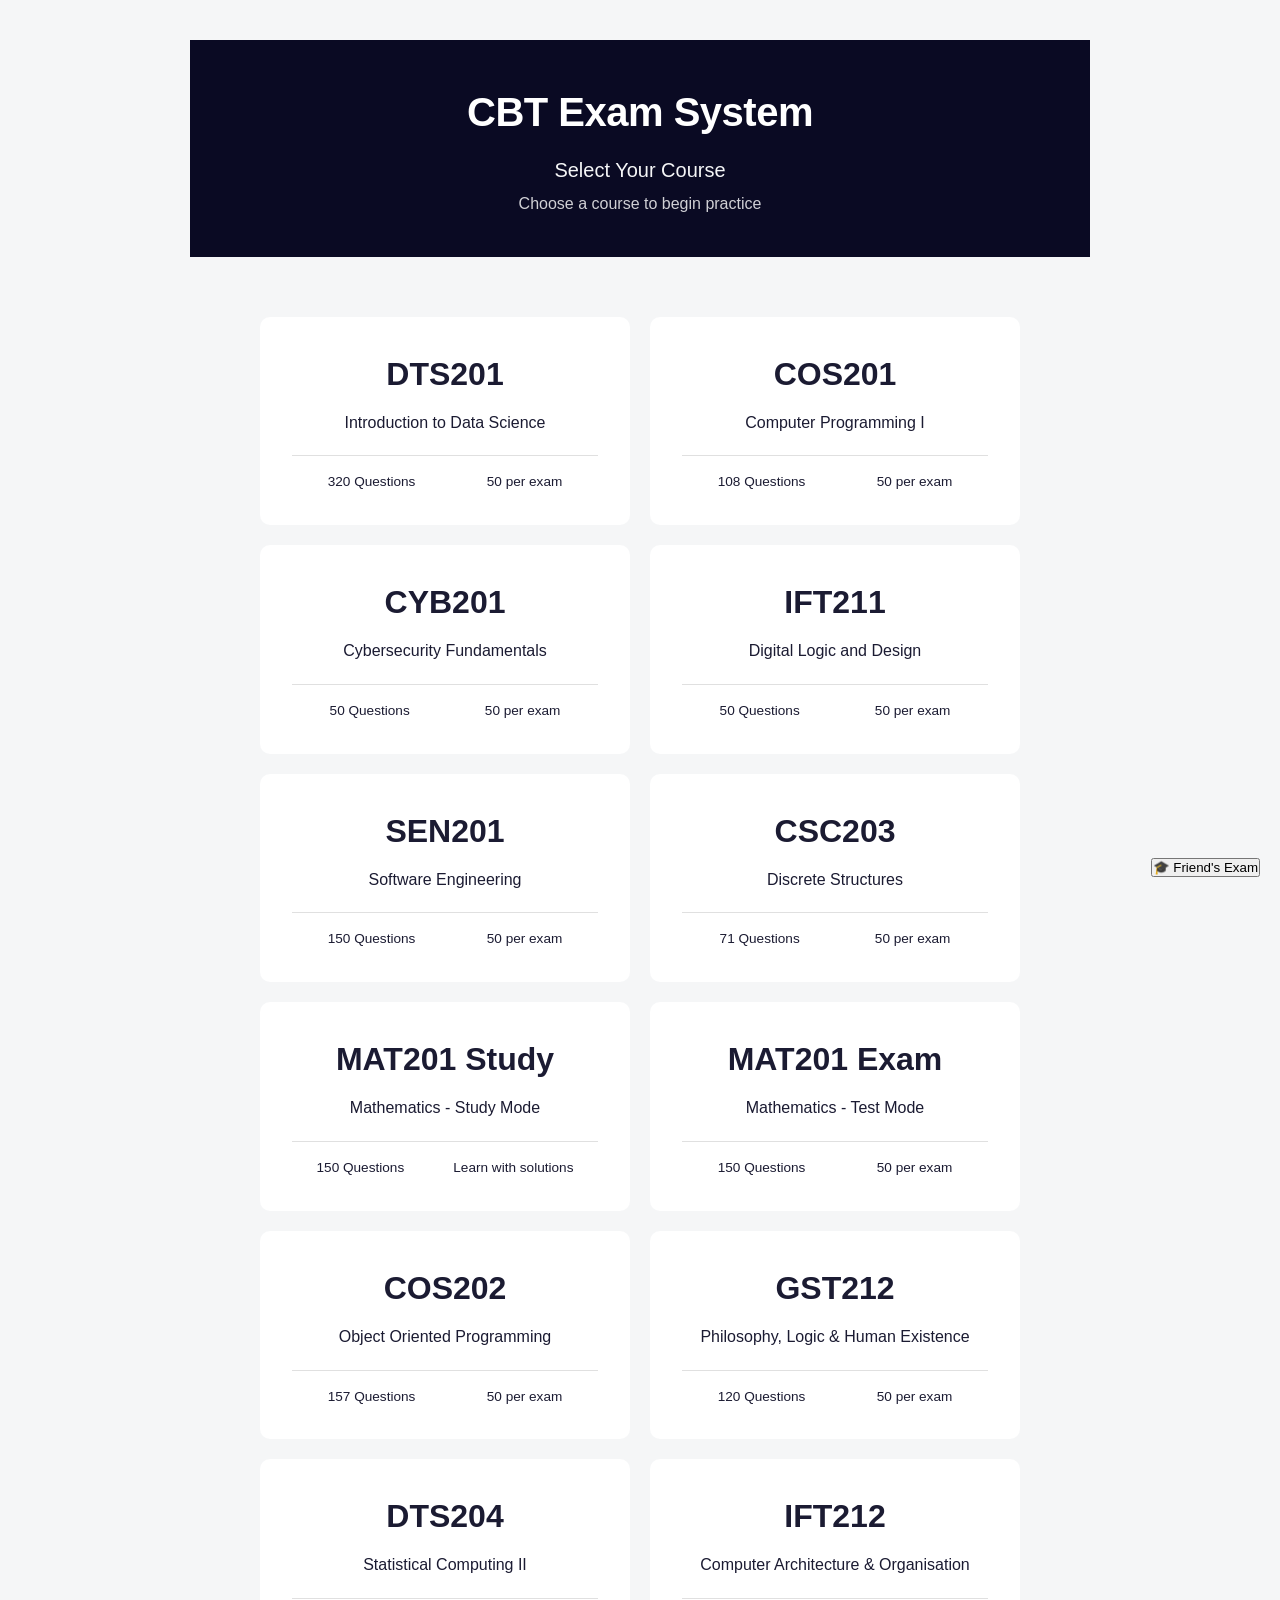
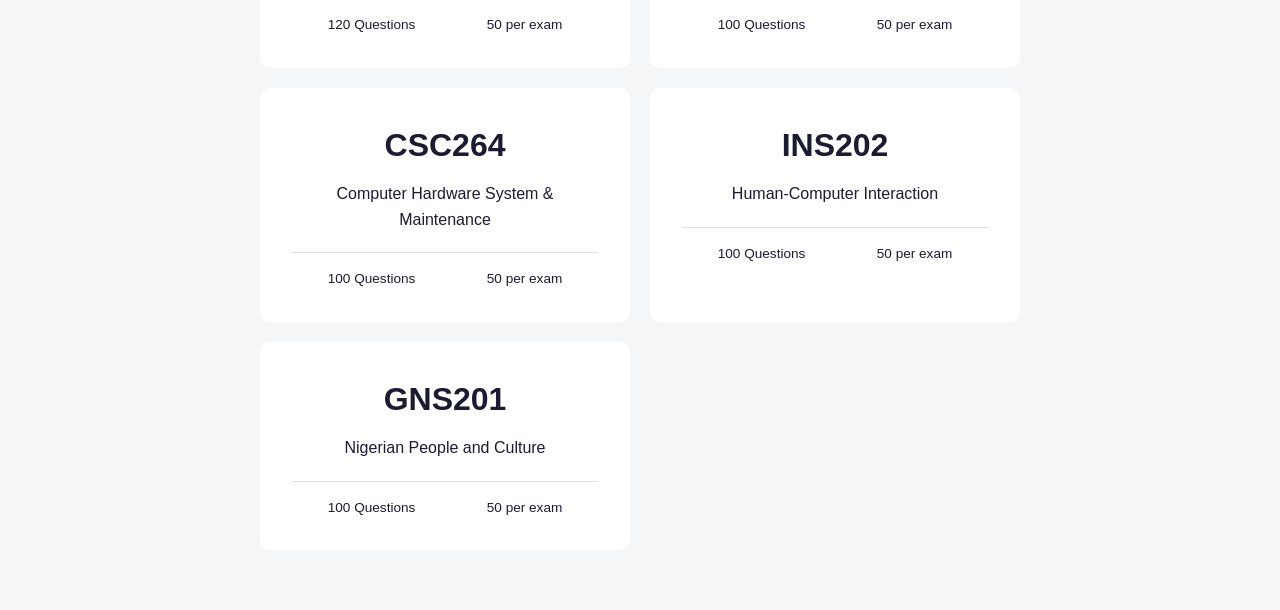
<file: index.html>
<!DOCTYPE html>
<html lang="en">
<head>
    <meta charset="UTF-8">
    <meta name="viewport" content="width=device-width, initial-scale=1.0">
    <title>CBT Exam System</title>
    <link rel="stylesheet" href="styles.css">
</head>
<body>

    <!-- ===================== PORTAL TOGGLE ===================== -->
    <div class="portal-switcher">
        <button id="portalToggleBtn" class="portal-toggle-btn" onclick="togglePortal()">
            <span class="toggle-icon">🎓</span>
            <span id="toggleLabel">Friend's Exam</span>
        </button>
    </div>

    <!-- ==================== MY EXAM (DEXAM) ==================== -->
    <div id="myExamPortal" class="portal active-portal">

        <!-- Course Selection -->
        <div id="courseSelectionScreen" class="screen active">
            <div class="container">
                <div class="header">
                    <h1>CBT Exam System</h1>
                    <p class="subtitle">Select Your Course</p>
                    <p class="course-info">Choose a course to begin practice</p>
                </div>
                <div class="course-grid">
                    <div class="course-card" data-course="DTS201">
                        <h2>DTS201</h2>
                        <p>Introduction to Data Science</p>
                        <div class="course-stats"><span>320 Questions</span><span>50 per exam</span></div>
                    </div>
                    <div class="course-card" data-course="COS201">
                        <h2>COS201</h2>
                        <p>Computer Programming I</p>
                        <div class="course-stats"><span>108 Questions</span><span>50 per exam</span></div>
                    </div>
                    <div class="course-card" data-course="CYB201">
                        <h2>CYB201</h2>
                        <p>Cybersecurity Fundamentals</p>
                        <div class="course-stats"><span>50 Questions</span><span>50 per exam</span></div>
                    </div>
                    <div class="course-card" data-course="IFT211">
                        <h2>IFT211</h2>
                        <p>Digital Logic and Design</p>
                        <div class="course-stats"><span>50 Questions</span><span>50 per exam</span></div>
                    </div>
                    <div class="course-card" data-course="SEN201">
                        <h2>SEN201</h2>
                        <p>Software Engineering</p>
                        <div class="course-stats"><span>150 Questions</span><span>50 per exam</span></div>
                    </div>
                    <div class="course-card" data-course="CSC203">
                        <h2>CSC203</h2>
                        <p>Discrete Structures</p>
                        <div class="course-stats"><span>71 Questions</span><span>50 per exam</span></div>
                    </div>
                    <div class="course-card" data-course="MAT201_STUDY">
                        <h2>MAT201 Study</h2>
                        <p>Mathematics - Study Mode</p>
                        <div class="course-stats"><span>150 Questions</span><span>Learn with solutions</span></div>
                    </div>
                    <div class="course-card" data-course="MAT201_EXAM">
                        <h2>MAT201 Exam</h2>
                        <p>Mathematics - Test Mode</p>
                        <div class="course-stats"><span>150 Questions</span><span>50 per exam</span></div>
                    </div>
                    <div class="course-card" data-course="COS202">
                        <h2>COS202</h2>
                        <p>Object Oriented Programming</p>
                        <div class="course-stats"><span>157 Questions</span><span>50 per exam</span></div>
                    </div>
                    <div class="course-card" data-course="GST212">
                        <h2>GST212</h2>
                        <p>Philosophy, Logic & Human Existence</p>
                        <div class="course-stats"><span>120 Questions</span><span>50 per exam</span></div>
                    </div>
                    <div class="course-card" data-course="DTS204">
                        <h2>DTS204</h2>
                        <p>Statistical Computing II</p>
                        <div class="course-stats"><span>120 Questions</span><span>50 per exam</span></div>
                    </div>
                    <div class="course-card" data-course="IFT212">
                        <h2>IFT212</h2>
                        <p>Computer Architecture & Organisation</p>
                        <div class="course-stats"><span>100 Questions</span><span>50 per exam</span></div>
                    </div>
                    <div class="course-card" data-course="CSC264">
                        <h2>CSC264</h2>
                        <p>Computer Hardware System & Maintenance</p>
                        <div class="course-stats"><span>100 Questions</span><span>50 per exam</span></div>
                    </div>
                    <div class="course-card" data-course="ISN202">
                        <h2>INS202</h2>
                        <p>Human-Computer Interaction</p>
                        <div class="course-stats"><span>100 Questions</span><span>50 per exam</span></div>
                    </div>
                    <div class="course-card" data-course="GNS201">
                        <h2>GNS201</h2>
                        <p>Nigerian People and Culture</p>
                        <div class="course-stats"><span>100 Questions</span><span>50 per exam</span></div>
                    </div>
                </div>
            </div>
        </div>

        <!-- Topic Selection (MAT201 Study Mode) -->
        <div id="topicSelectionScreen" class="screen">
            <div class="container">
                <div class="header">
                    <h1>MAT201 Study Mode</h1>
                    <p class="subtitle">Select a Topic to Learn</p>
                    <p class="course-info">Choose a topic to see explanation and examples</p>
                </div>
                <div class="topics-grid" id="topicsGrid"></div>
                <button id="backToCourseBtn" class="btn btn-secondary" style="margin-top:20px;">← Back to Courses</button>
            </div>
        </div>

        <!-- Topic Explanation -->
        <div id="topicExplanationScreen" class="screen">
            <div class="container">
                <div class="card" style="max-width:900px;margin:0 auto;">
                    <div id="topicExplanationContent"></div>
                    <div class="navigation-buttons" style="margin-top:30px;">
                        <button id="backToTopicsBtn" class="btn btn-secondary">← Back to Topics</button>
                        <button id="startPracticeBtn" class="btn btn-primary">Start Practice Questions →</button>
                    </div>
                </div>
            </div>
        </div>

        <!-- Registration -->
        <div id="registrationScreen" class="screen">
            <div class="container">
                <div class="header">
                    <h1 id="courseTitle">Course</h1>
                    <p class="subtitle" id="courseSubtitle">Course Description</p>
                    <p class="course-info">Computer-Based Test</p>
                </div>
                <div class="card">
                    <h2>Student Registration</h2>
                    <form id="registrationForm">
                        <div class="form-group">
                            <label for="studentName">Full Name</label>
                            <input type="text" id="studentName" required placeholder="Enter your full name">
                        </div>
                        <div class="form-group">
                            <label for="matricNumber">Matric Number</label>
                            <input type="text" id="matricNumber" required placeholder="Enter your matric number">
                        </div>
                        <button type="submit" class="btn btn-primary">Start Exam</button>
                    </form>
                    <div class="exam-info">
                        <h3>Exam Information</h3>
                        <ul>
                            <li>50 Questions</li>
                            <li>25 Minutes</li>
                            <li>Multiple Choice</li>
                            <li>Random Selection</li>
                        </ul>
                    </div>
                </div>
            </div>
        </div>

        <!-- Exam -->
        <div id="examScreen" class="screen">
            <div class="exam-header">
                <div class="student-info">
                    <span id="displayName"></span>
                    <span id="displayMatric"></span>
                </div>
                <div class="timer-container">
                    <span class="timer-label">Time Left:</span>
                    <span id="timer" class="timer">25:00</span>
                </div>
            </div>
            <div class="container">
                <div class="progress-bar"><div id="progressFill" class="progress-fill"></div></div>
                <div class="question-counter">Question <span id="currentQuestion">1</span> of <span id="totalQuestions">50</span></div>
                <div class="card question-card">
                    <h3 id="questionText" class="question-text"></h3>
                    <div id="optionsContainer" class="options-container"></div>
                </div>
                <div class="navigation-buttons">
                    <button id="prevBtn" class="btn btn-secondary">← Previous</button>
                    <button id="nextBtn" class="btn btn-primary">Next →</button>
                    <button id="submitBtn" class="btn btn-success">Submit Exam</button>
                </div>
                <div class="question-grid" id="questionGrid"></div>
            </div>
        </div>

        <!-- Results -->
        <div id="resultsScreen" class="screen">
            <div class="container">
                <div class="card results-card">
                    <div class="results-header">
                        <h1>Exam Results</h1>
                        <div class="score-circle">
                            <div class="score-value" id="scorePercentage">0%</div>
                            <div class="score-label">Score</div>
                        </div>
                    </div>
                    <div class="student-details">
                        <p><strong>Name:</strong> <span id="resultName"></span></p>
                        <p><strong>Matric Number:</strong> <span id="resultMatric"></span></p>
                        <p><strong>Time Taken:</strong> <span id="timeTaken"></span></p>
                    </div>
                    <div class="results-summary">
                        <div class="result-item"><span class="result-label">Total Questions</span><span class="result-value" id="totalQuestionsResult">50</span></div>
                        <div class="result-item correct"><span class="result-label">Correct Answers</span><span class="result-value" id="correctAnswers">0</span></div>
                        <div class="result-item wrong"><span class="result-label">Wrong Answers</span><span class="result-value" id="wrongAnswers">0</span></div>
                        <div class="result-item"><span class="result-label">Grade</span><span class="result-value" id="grade">F</span></div>
                    </div>
                    <div class="topic-breakdown">
                        <h3>Performance by Topic</h3>
                        <div id="topicBreakdown"></div>
                    </div>
                    <div class="answer-review">
                        <h3>Answer Review</h3>
                        <div id="answerReview"></div>
                    </div>
                    <div class="action-buttons">
                        <button id="retakeBtn" class="btn btn-primary">Retake Exam</button>
                    </div>
                </div>
            </div>
        </div>

    </div><!-- end myExamPortal -->


    <!-- ==================== FRIEND'S EXAM PORTAL ==================== -->
    <div id="friendExamPortal" class="portal">

        <!-- Course Selection -->
        <div id="f_courseSelectionScreen" class="screen active">
            <div class="container">
                <div class="header">
                    <h1>CBT Exam System</h1>
                    <p class="subtitle">Select Your Course</p>
                    <p class="course-info">Choose a course to begin practice</p>
                </div>
                <div class="course-grid">
                    <div class="course-card f-card" data-course="CSS242">
                        <h2>CSS242</h2>
                        <p>Measurements &amp; Patterns of Crime and Delinquency</p>
                        <div class="course-stats"><span>100 Questions</span><span>50 per exam</span></div>
                    </div>
                    <div class="course-card f-card" data-course="CSS212">
                        <h2>CSS212</h2>
                        <p>The Sociology of Punishment and Corrections</p>
                        <div class="course-stats"><span>100 Questions</span><span>50 per exam</span></div>
                    </div>
                    <div class="course-card f-card" data-course="CSS244">
                        <h2>CSS244</h2>
                        <p>Types and Analysis of Security Threats</p>
                        <div class="course-stats"><span>100 Questions</span><span>50 per exam</span></div>
                    </div>
                    <div class="course-card f-card" data-course="CSS246">
                        <h2>CSS246</h2>
                        <p>Legal and Social Framework of Private Security Services in Nigeria</p>
                        <div class="course-stats"><span>100 Questions</span><span>50 per exam</span></div>
                    </div>
                    <div class="course-card f-card" data-course="CIT104">
                        <h2>CIT104</h2>
                        <p>Introduction to Computers</p>
                        <div class="course-stats"><span>100 Questions</span><span>50 per exam</span></div>
                    </div>
                    <div class="course-card f-card" data-course="GST202">
                        <h2>GST202</h2>
                        <p>Fundamentals of Peace Studies and Conflict Resolution</p>
                        <div class="course-stats"><span>100 Questions</span><span>50 per exam</span></div>
                    </div>
                    <div class="course-card f-card" data-course="GST203">
                        <h2>GST203</h2>
                        <p>Introduction to Philosophy and Logic</p>
                        <div class="course-stats"><span>100 Questions</span><span>50 per exam</span></div>
                    </div>
                    <div class="course-card f-card" data-course="GST204">
                        <h2>GST204</h2>
                        <p>Entrepreneurship and Innovation</p>
                        <div class="course-stats"><span>100 Questions</span><span>50 per exam</span></div>
                    </div>
                    <div class="course-card f-card" data-course="JIL100">
                        <h2>JIL100</h2>
                        <p>Introduction to Nigerian Law</p>
                        <div class="course-stats"><span>100 Questions</span><span>50 per exam</span></div>
                    </div>
                </div>
            </div>
        </div>

        <!-- Registration -->
        <div id="f_registrationScreen" class="screen">
            <div class="container">
                <div class="header">
                    <h1 id="f_courseTitle">Course</h1>
                    <p class="subtitle" id="f_courseSubtitle">Course Description</p>
                    <p class="course-info">Computer-Based Test</p>
                </div>
                <div class="card">
                    <h2>Student Registration</h2>
                    <form id="f_registrationForm">
                        <div class="form-group">
                            <label for="f_studentName">Full Name</label>
                            <input type="text" id="f_studentName" required placeholder="Enter your full name">
                        </div>
                        <div class="form-group">
                            <label for="f_matricNumber">Matric Number</label>
                            <input type="text" id="f_matricNumber" required placeholder="Enter your matric number">
                        </div>
                        <button type="submit" class="btn btn-primary">Start Exam</button>
                        <button type="button" id="f_backToCourseBtn" class="btn btn-secondary" style="margin-left:15px;">← Back</button>
                    </form>
                    <div class="exam-info">
                        <h3>Exam Information</h3>
                        <ul>
                            <li>50 Questions</li>
                            <li>25 Minutes</li>
                            <li>Multiple Choice</li>
                            <li>Random Selection</li>
                        </ul>
                    </div>
                </div>
            </div>
        </div>

        <!-- Exam -->
        <div id="f_examScreen" class="screen">
            <div class="exam-header">
                <div class="student-info">
                    <span id="f_displayName"></span>
                    <span id="f_displayMatric"></span>
                </div>
                <div class="timer-container">
                    <span class="timer-label">Time Left:</span>
                    <span id="f_timer" class="timer">25:00</span>
                </div>
            </div>
            <div class="container">
                <div class="progress-bar"><div id="f_progressFill" class="progress-fill"></div></div>
                <div class="question-counter">Question <span id="f_currentQuestion">1</span> of <span id="f_totalQuestions">50</span></div>
                <div class="card question-card">
                    <h3 id="f_questionText" class="question-text"></h3>
                    <div id="f_optionsContainer" class="options-container"></div>
                </div>
                <div class="navigation-buttons">
                    <button id="f_prevBtn" class="btn btn-secondary">← Previous</button>
                    <button id="f_nextBtn" class="btn btn-primary">Next →</button>
                    <button id="f_submitBtn" class="btn btn-success">Submit Exam</button>
                </div>
                <div class="question-grid" id="f_questionGrid"></div>
            </div>
        </div>

        <!-- Results -->
        <div id="f_resultsScreen" class="screen">
            <div class="container">
                <div class="card results-card">
                    <div class="results-header">
                        <h1>Exam Results</h1>
                        <div class="score-circle">
                            <div class="score-value" id="f_scorePercentage">0%</div>
                            <div class="score-label">Score</div>
                        </div>
                    </div>
                    <div class="student-details">
                        <p><strong>Name:</strong> <span id="f_resultName"></span></p>
                        <p><strong>Matric Number:</strong> <span id="f_resultMatric"></span></p>
                        <p><strong>Time Taken:</strong> <span id="f_timeTaken"></span></p>
                    </div>
                    <div class="results-summary">
                        <div class="result-item"><span class="result-label">Total Questions</span><span class="result-value" id="f_totalQuestionsResult">50</span></div>
                        <div class="result-item correct"><span class="result-label">Correct Answers</span><span class="result-value" id="f_correctAnswers">0</span></div>
                        <div class="result-item wrong"><span class="result-label">Wrong Answers</span><span class="result-value" id="f_wrongAnswers">0</span></div>
                        <div class="result-item"><span class="result-label">Grade</span><span class="result-value" id="f_grade">F</span></div>
                    </div>
                    <div class="topic-breakdown">
                        <h3>Performance by Topic</h3>
                        <div id="f_topicBreakdown"></div>
                    </div>
                    <div class="answer-review">
                        <h3>Answer Review</h3>
                        <div id="f_answerReview"></div>
                    </div>
                    <div class="action-buttons">
                        <button id="f_retakeBtn" class="btn btn-primary">Retake Exam</button>
                        <button id="f_newCourseBtn" class="btn btn-secondary">Choose Another Course</button>
                    </div>
                </div>
            </div>
        </div>

    </div><!-- end friendExamPortal -->


    <!-- My Exam Scripts -->
    <script src="DTS201_QUESTIONS_DATABASE.js"></script>
    <script src="COS201_QUESTIONS_DATABASE.js"></script>
    <script src="CYB201_QUESTIONS_DATABASE.js"></script>
    <script src="IFT211_QUESTIONS_DATABASE.js"></script>
    <script src="SEN201_QUESTIONS_DATABASE.js"></script>
    <script src="CSC203_QUESTIONS_DATABASE.js"></script>
    <script src="CYB201_EXPLANATIONS.js"></script>
    <script src="IFT211_EXPLANATIONS.js"></script>
    <script src="SEN201_EXPLANATIONS.js"></script>
    <script src="CSC203_EXPLANATIONS.js"></script>
    <script src="MAT201_QUESTIONS_DATABASE.js"></script>
    <script src="MAT201_TOPICS.js"></script>
    <script src="COS202_QUESTIONS_DATABASE.js"></script>
    <script src="COS202_EXPLANATIONS.js"></script>
    <script src="GST212_QUESTIONS_DATABASE.js"></script>
    <script src="GST212_EXPLANATIONS.js"></script>
    <script src="DTS204_QUESTIONS_DATABASE.js"></script>
    <script src="DTS204_EXPLANATIONS.js"></script>
    <script src="IFT212_QUESTIONS_DATABASE.js"></script>
    <script src="IFT212_EXPLANATIONS.js"></script>
    <script src="CSC264_QUESTIONS_DATABASE.js"></script>
    <script src="CSC264_EXPLANATIONS.js"></script>
    <script src="ISN202_QUESTIONS_DATABASE.js"></script>
    <script src="ISN202_EXPLANATIONS.js"></script>
    <script src="GNS201_QUESTIONS_DATABASE.js"></script>
    <script src="GNS201_EXPLANATIONS.js"></script>

    <!-- Friend's Exam Scripts -->
    <script src="FriendExam/extracted/CSS242_QUESTIONS_DATABASE.js"></script>
    <script src="FriendExam/extracted/CSS212_QUESTIONS_DATABASE.js"></script>
    <script src="FriendExam/extracted/CSS244_QUESTIONS_DATABASE.js"></script>
    <script src="FriendExam/extracted/CSS246_QUESTIONS_DATABASE.js"></script>
    <script src="FriendExam/extracted/CIT104_QUESTIONS_DATABASE.js"></script>
    <script src="FriendExam/extracted/GST202_QUESTIONS_DATABASE.js"></script>
    <script src="FriendExam/extracted/GST203_QUESTIONS_DATABASE.js"></script>
    <script src="FriendExam/extracted/GST204_QUESTIONS_DATABASE.js"></script>
    <script src="FriendExam/extracted/JIL100_QUESTIONS_DATABASE.js"></script>

    <script src="exam-system.js"></script>
</body>
</html>
</file>
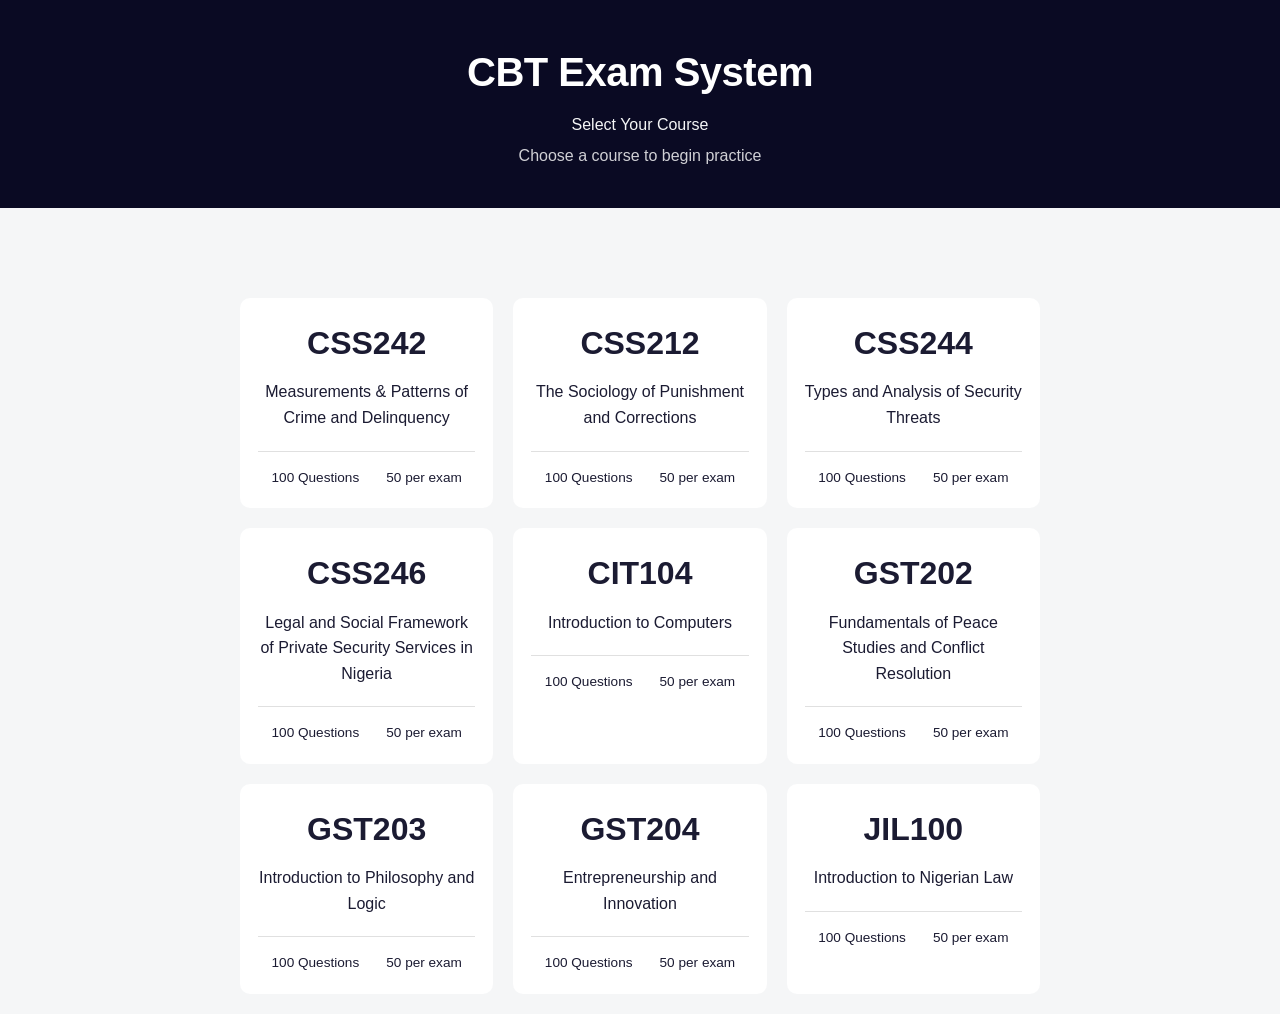
<file: FriendExam/index.html>
<!DOCTYPE html>
<html lang="en">
<head>
    <meta charset="UTF-8">
    <meta name="viewport" content="width=device-width, initial-scale=1.0">
    <title>CBT Exam System</title>
    <link rel="stylesheet" href="styles.css">
</head>
<body>

    <!-- Course Selection Screen -->
    <div id="courseSelectionScreen" class="screen active">
        <div class="header">
            <h1>CBT Exam System</h1>
            <p class="subtitle">Select Your Course</p>
            <p class="course-info">Choose a course to begin practice</p>
        </div>
        <div class="container">
            <div class="course-grid">
                <div class="course-card" data-course="CSS242">
                    <h2>CSS242</h2>
                    <p>Measurements &amp; Patterns of Crime and Delinquency</p>
                    <div class="course-stats">
                        <span>100 Questions</span>
                        <span>50 per exam</span>
                    </div>
                </div>
                <div class="course-card" data-course="CSS212">
                    <h2>CSS212</h2>
                    <p>The Sociology of Punishment and Corrections</p>
                    <div class="course-stats">
                        <span>100 Questions</span>
                        <span>50 per exam</span>
                    </div>
                </div>
                <div class="course-card" data-course="CSS244">
                    <h2>CSS244</h2>
                    <p>Types and Analysis of Security Threats</p>
                    <div class="course-stats">
                        <span>100 Questions</span>
                        <span>50 per exam</span>
                    </div>
                </div>
                <div class="course-card" data-course="CSS246">
                    <h2>CSS246</h2>
                    <p>Legal and Social Framework of Private Security Services in Nigeria</p>
                    <div class="course-stats">
                        <span>100 Questions</span>
                        <span>50 per exam</span>
                    </div>
                </div>
                <div class="course-card" data-course="CIT104">
                    <h2>CIT104</h2>
                    <p>Introduction to Computers</p>
                    <div class="course-stats">
                        <span>100 Questions</span>
                        <span>50 per exam</span>
                    </div>
                </div>
                <div class="course-card" data-course="GST202">
                    <h2>GST202</h2>
                    <p>Fundamentals of Peace Studies and Conflict Resolution</p>
                    <div class="course-stats">
                        <span>100 Questions</span>
                        <span>50 per exam</span>
                    </div>
                </div>
                <div class="course-card" data-course="GST203">
                    <h2>GST203</h2>
                    <p>Introduction to Philosophy and Logic</p>
                    <div class="course-stats">
                        <span>100 Questions</span>
                        <span>50 per exam</span>
                    </div>
                </div>
                <div class="course-card" data-course="GST204">
                    <h2>GST204</h2>
                    <p>Entrepreneurship and Innovation</p>
                    <div class="course-stats">
                        <span>100 Questions</span>
                        <span>50 per exam</span>
                    </div>
                </div>
                <div class="course-card" data-course="JIL100">
                    <h2>JIL100</h2>
                    <p>Introduction to Nigerian Law</p>
                    <div class="course-stats">
                        <span>100 Questions</span>
                        <span>50 per exam</span>
                    </div>
                </div>
            </div>
        </div>
    </div>

    <!-- Registration Screen -->
    <div id="registrationScreen" class="screen">
        <div class="header">
            <h1 id="courseTitle">Course</h1>
            <p class="subtitle" id="courseSubtitle">Course Description</p>
            <p class="course-info">Computer-Based Test</p>
        </div>
        <div class="container">
            <div class="card">
                <h2>Student Registration</h2>
                <form id="registrationForm">
                    <div class="form-group">
                        <label for="studentName">Full Name</label>
                        <input type="text" id="studentName" required placeholder="Enter your full name">
                    </div>
                    <div class="form-group">
                        <label for="matricNumber">Matric Number</label>
                        <input type="text" id="matricNumber" required placeholder="Enter your matric number">
                    </div>
                    <div style="display:flex;flex-direction:column;gap:10px;">
                        <button type="submit" class="btn btn-primary" style="width:100%;">Start Exam</button>
                        <button type="button" id="backToCourseBtn" class="btn btn-secondary" style="width:100%;">← Back</button>
                    </div>
                </form>
                <div class="exam-info">
                    <h3>Exam Information</h3>
                    <ul>
                        <li>50 Questions</li>
                        <li>25 Minutes</li>
                        <li>Multiple Choice</li>
                        <li>Random Selection</li>
                    </ul>
                </div>
            </div>
        </div>
    </div>

    <!-- Exam Screen -->
    <div id="examScreen" class="screen">
        <div class="exam-header">
            <div class="student-info">
                <span id="displayName"></span>
                <span id="displayMatric"></span>
            </div>
            <div class="timer-container">
                <span class="timer-label">Time Left:</span>
                <span id="timer" class="timer">25:00</span>
            </div>
        </div>
        <div class="container">
            <div class="progress-bar">
                <div id="progressFill" class="progress-fill"></div>
            </div>
            <div class="question-counter">
                Question <span id="currentQuestion">1</span> of <span id="totalQuestions">50</span>
            </div>
            <div class="card question-card">
                <h3 id="questionText" class="question-text"></h3>
                <div id="optionsContainer" class="options-container"></div>
            </div>
            <div class="navigation-buttons">
                <button id="prevBtn" class="btn btn-secondary">← Previous</button>
                <button id="nextBtn" class="btn btn-primary">Next →</button>
                <button id="submitBtn" class="btn btn-success">Submit Exam</button>
            </div>
            <div class="question-grid" id="questionGrid"></div>
        </div>
    </div>

    <!-- Results Screen -->
    <div id="resultsScreen" class="screen">
        <div class="container">
            <div class="card results-card">
                <div class="results-header">
                    <h1>Exam Results</h1>
                    <div class="score-circle">
                        <div class="score-value" id="scorePercentage">0%</div>
                        <div class="score-label">Score</div>
                    </div>
                </div>
                <div class="student-details">
                    <p><strong>Name:</strong> <span id="resultName"></span></p>
                    <p><strong>Matric Number:</strong> <span id="resultMatric"></span></p>
                    <p><strong>Time Taken:</strong> <span id="timeTaken"></span></p>
                </div>
                <div class="results-summary">
                    <div class="result-item">
                        <span class="result-label">Total Questions</span>
                        <span class="result-value" id="totalQuestionsResult">50</span>
                    </div>
                    <div class="result-item correct">
                        <span class="result-label">Correct Answers</span>
                        <span class="result-value" id="correctAnswers">0</span>
                    </div>
                    <div class="result-item wrong">
                        <span class="result-label">Wrong Answers</span>
                        <span class="result-value" id="wrongAnswers">0</span>
                    </div>
                    <div class="result-item">
                        <span class="result-label">Grade</span>
                        <span class="result-value" id="grade">F</span>
                    </div>
                </div>
                <div class="topic-breakdown">
                    <h3>Performance by Topic</h3>
                    <div id="topicBreakdown"></div>
                </div>
                <div class="answer-review">
                    <h3>Answer Review</h3>
                    <div id="answerReview"></div>
                </div>
                <div class="action-buttons">
                    <button id="retakeBtn" class="btn btn-primary">Retake Exam</button>
                    <button id="newCourseBtn" class="btn btn-secondary">Choose Another Course</button>
                </div>
            </div>
        </div>
    </div>

    <script src="extracted/CSS242_QUESTIONS_DATABASE.js"></script>
    <script src="extracted/CSS212_QUESTIONS_DATABASE.js"></script>
    <script src="extracted/CSS244_QUESTIONS_DATABASE.js"></script>
    <script src="extracted/CSS246_QUESTIONS_DATABASE.js"></script>
    <script src="extracted/CIT104_QUESTIONS_DATABASE.js"></script>
    <script src="extracted/GST202_QUESTIONS_DATABASE.js"></script>
    <script src="extracted/GST203_QUESTIONS_DATABASE.js"></script>
    <script src="extracted/GST204_QUESTIONS_DATABASE.js"></script>
    <script src="extracted/JIL100_QUESTIONS_DATABASE.js"></script>
    <script src="exam-system.js"></script>
</body>
</html>
</file>
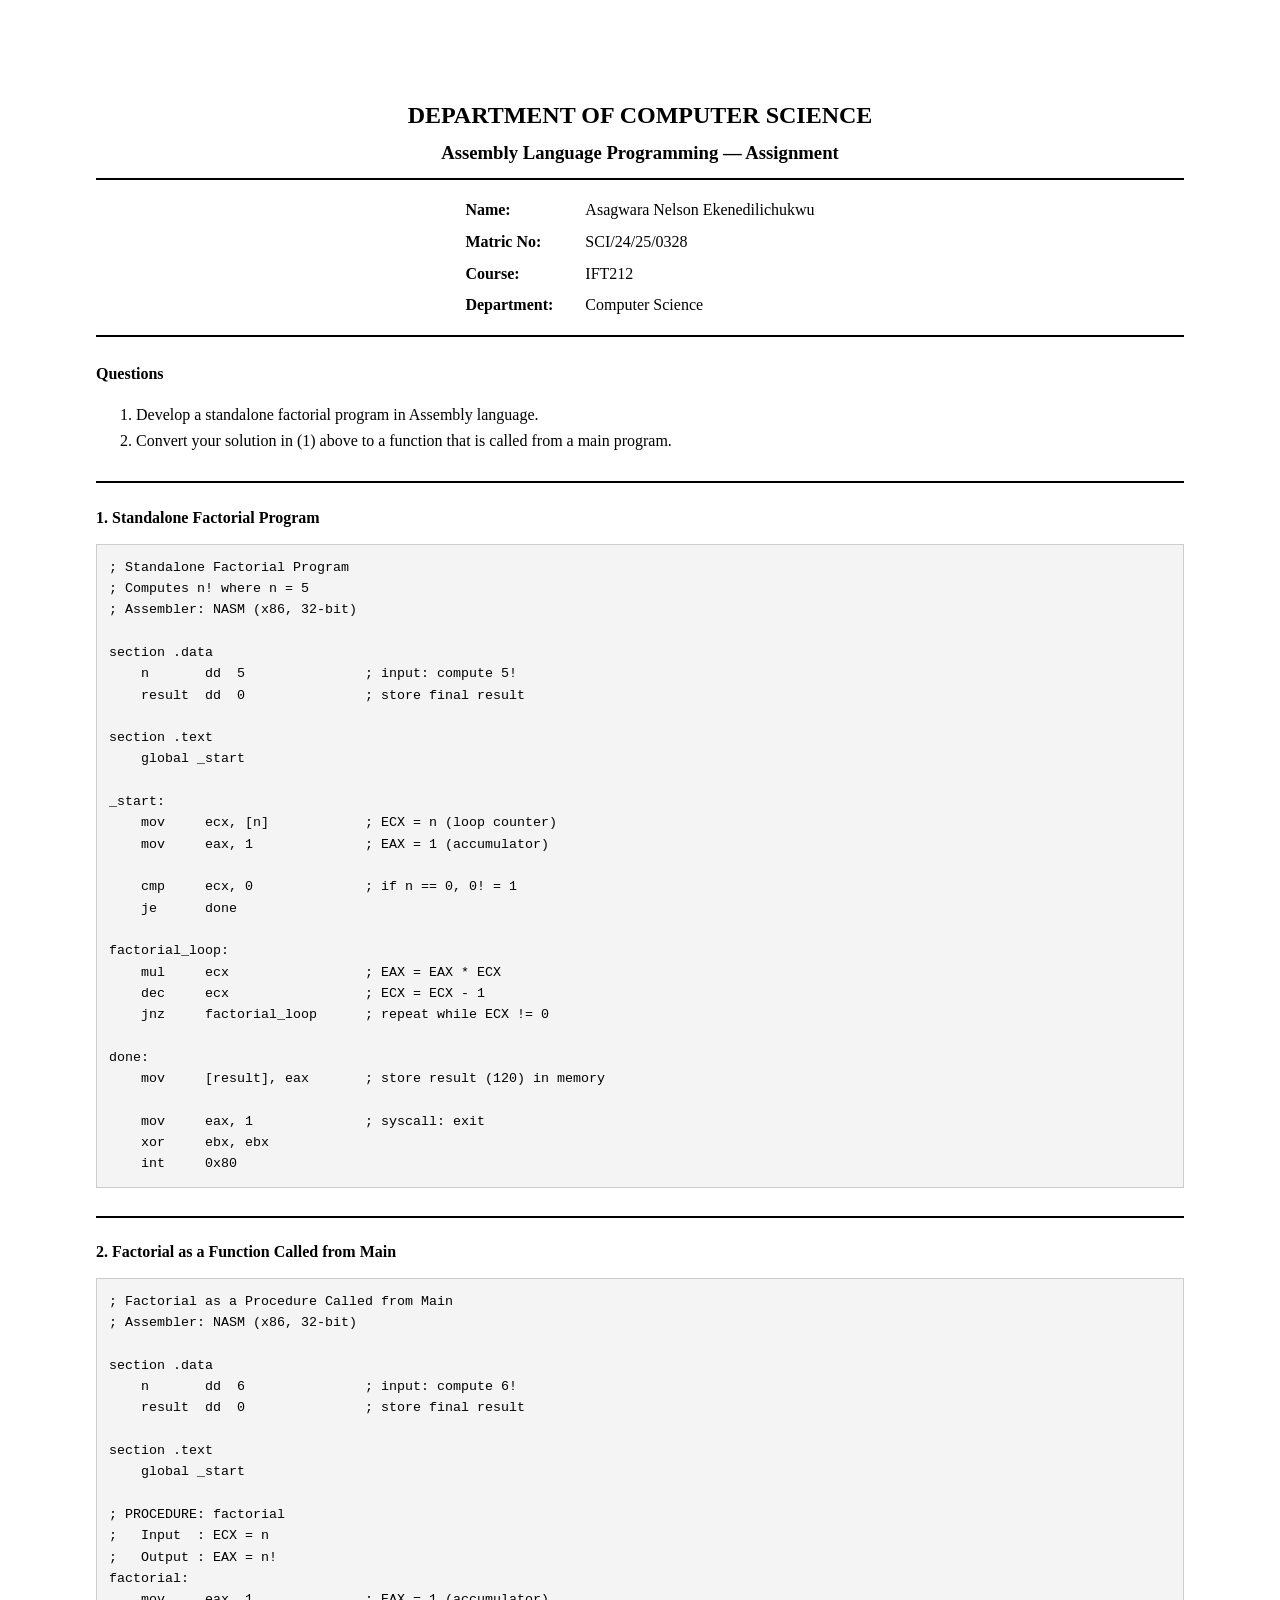
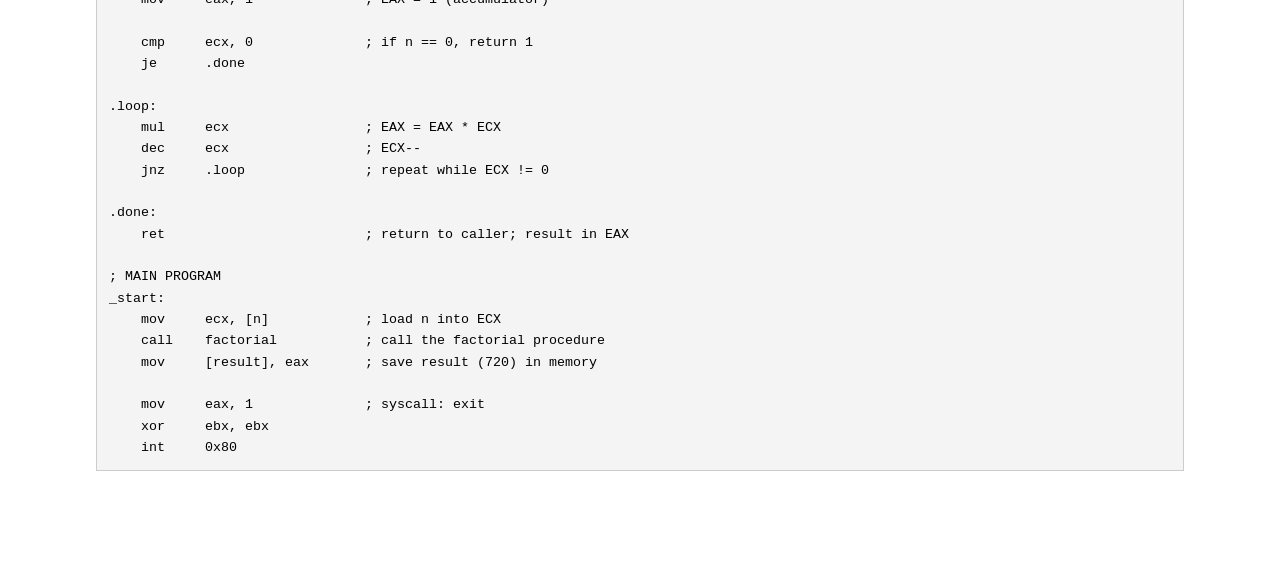
<file: FriendExam/assembly_assignment.html>
<!DOCTYPE html>
<html lang="en">
<head>
    <meta charset="UTF-8">
    <title>Assembly Language Assignment</title>
    <style>
        body {
            font-family: "Times New Roman", serif;
            font-size: 12pt;
            margin: 1in;
            line-height: 1.6;
            color: #000;
        }
        .header {
            text-align: center;
            margin-bottom: 24px;
        }
        .header h2, .header h3 {
            margin: 4px 0;
        }
        hr {
            border: 1px solid #000;
            margin: 10px 0;
        }
        table.info {
            margin: 14px auto;
            text-align: left;
            border-collapse: collapse;
        }
        table.info td {
            border: none;
            padding: 3px 16px;
        }
        h4 {
            margin-bottom: 4px;
        }
        pre {
            background: #f4f4f4;
            border: 1px solid #ccc;
            padding: 12px;
            font-family: "Courier New", monospace;
            font-size: 10pt;
            white-space: pre;
            overflow-x: auto;
        }
        .section {
            margin-bottom: 28px;
        }
    </style>
</head>
<body>

    <div class="header">
        <h2>DEPARTMENT OF COMPUTER SCIENCE</h2>
        <h3>Assembly Language Programming &mdash; Assignment</h3>
        <hr>
        <table class="info">
            <tr><td><strong>Name:</strong></td><td>Asagwara Nelson Ekenedilichukwu</td></tr>
            <tr><td><strong>Matric No:</strong></td><td>SCI/24/25/0328</td></tr>
            <tr><td><strong>Course:</strong></td><td>IFT212</td></tr>
            <tr><td><strong>Department:</strong></td><td>Computer Science</td></tr>
        </table>
        <hr>
    </div>

    <!-- QUESTIONS -->
    <div class="section">
        <h4>Questions</h4>
        <ol>
            <li>Develop a standalone factorial program in Assembly language.</li>
            <li>Convert your solution in (1) above to a function that is called from a main program.</li>
        </ol>
    </div>

    <hr>

    <!-- SOLUTION 1 -->
    <div class="section">
        <h4>1. Standalone Factorial Program</h4>
<pre>
; Standalone Factorial Program
; Computes n! where n = 5
; Assembler: NASM (x86, 32-bit)

section .data
    n       dd  5               ; input: compute 5!
    result  dd  0               ; store final result

section .text
    global _start

_start:
    mov     ecx, [n]            ; ECX = n (loop counter)
    mov     eax, 1              ; EAX = 1 (accumulator)

    cmp     ecx, 0              ; if n == 0, 0! = 1
    je      done

factorial_loop:
    mul     ecx                 ; EAX = EAX * ECX
    dec     ecx                 ; ECX = ECX - 1
    jnz     factorial_loop      ; repeat while ECX != 0

done:
    mov     [result], eax       ; store result (120) in memory

    mov     eax, 1              ; syscall: exit
    xor     ebx, ebx
    int     0x80
</pre>
    </div>

    <hr>

    <!-- SOLUTION 2 -->
    <div class="section">
        <h4>2. Factorial as a Function Called from Main</h4>
<pre>
; Factorial as a Procedure Called from Main
; Assembler: NASM (x86, 32-bit)

section .data
    n       dd  6               ; input: compute 6!
    result  dd  0               ; store final result

section .text
    global _start

; PROCEDURE: factorial
;   Input  : ECX = n
;   Output : EAX = n!
factorial:
    mov     eax, 1              ; EAX = 1 (accumulator)

    cmp     ecx, 0              ; if n == 0, return 1
    je      .done

.loop:
    mul     ecx                 ; EAX = EAX * ECX
    dec     ecx                 ; ECX--
    jnz     .loop               ; repeat while ECX != 0

.done:
    ret                         ; return to caller; result in EAX

; MAIN PROGRAM
_start:
    mov     ecx, [n]            ; load n into ECX
    call    factorial           ; call the factorial procedure
    mov     [result], eax       ; save result (720) in memory

    mov     eax, 1              ; syscall: exit
    xor     ebx, ebx
    int     0x80
</pre>
    </div>

</body>
</html>
</file>
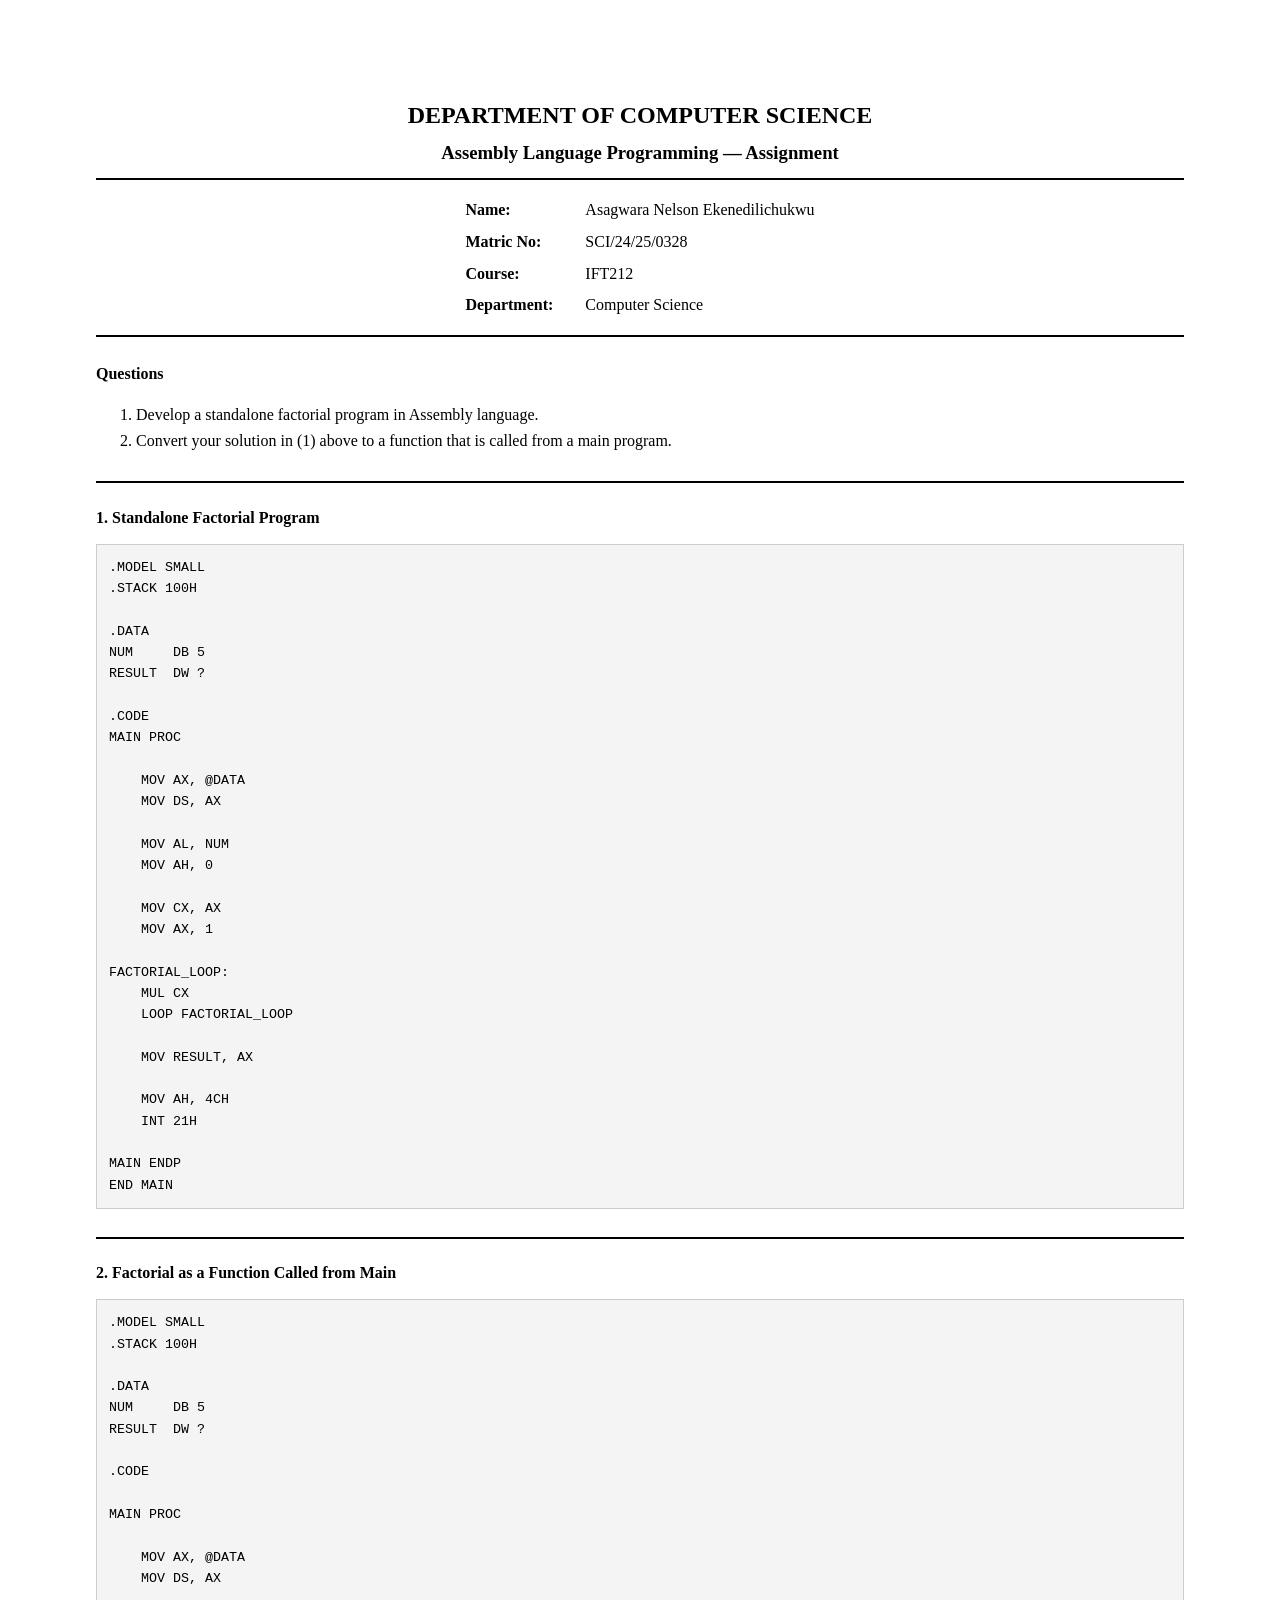
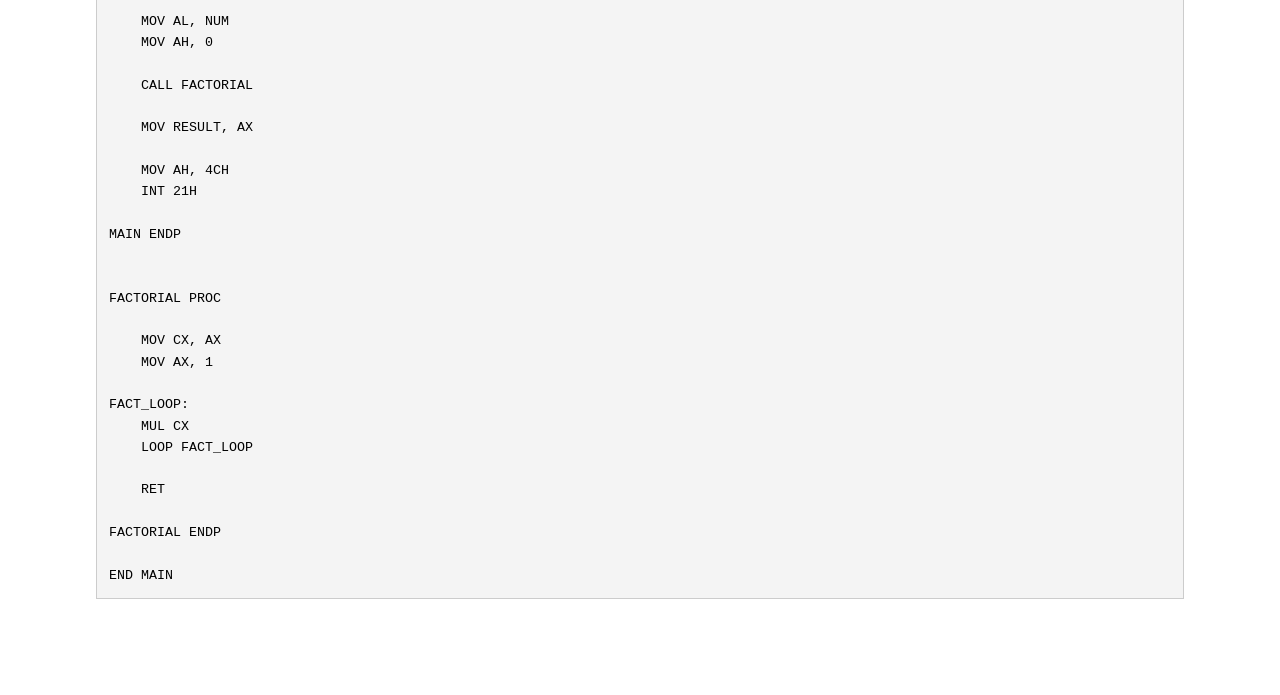
<file: FriendExam/assembly_assignment_final.html>
<!DOCTYPE html>
<html lang="en">
<head>
    <meta charset="UTF-8">
    <title>Assembly Language Assignment</title>
    <style>
        body {
            font-family: "Times New Roman", serif;
            font-size: 12pt;
            margin: 1in;
            line-height: 1.6;
            color: #000;
        }
        .header {
            text-align: center;
            margin-bottom: 24px;
        }
        .header h2, .header h3 {
            margin: 4px 0;
        }
        hr {
            border: 1px solid #000;
            margin: 10px 0;
        }
        table.info {
            margin: 14px auto;
            text-align: left;
            border-collapse: collapse;
        }
        table.info td {
            border: none;
            padding: 3px 16px;
        }
        h4 {
            margin-bottom: 4px;
        }
        pre {
            background: #f4f4f4;
            border: 1px solid #ccc;
            padding: 12px;
            font-family: "Courier New", monospace;
            font-size: 10pt;
            white-space: pre;
            overflow-x: auto;
        }
        .section {
            margin-bottom: 28px;
        }
    </style>
</head>
<body>

    <div class="header">
        <h2>DEPARTMENT OF COMPUTER SCIENCE</h2>
        <h3>Assembly Language Programming &mdash; Assignment</h3>
        <hr>
        <table class="info">
            <tr><td><strong>Name:</strong></td><td>Asagwara Nelson Ekenedilichukwu</td></tr>
            <tr><td><strong>Matric No:</strong></td><td>SCI/24/25/0328</td></tr>
            <tr><td><strong>Course:</strong></td><td>IFT212</td></tr>
            <tr><td><strong>Department:</strong></td><td>Computer Science</td></tr>
        </table>
        <hr>
    </div>

    <!-- QUESTIONS -->
    <div class="section">
        <h4>Questions</h4>
        <ol>
            <li>Develop a standalone factorial program in Assembly language.</li>
            <li>Convert your solution in (1) above to a function that is called from a main program.</li>
        </ol>
    </div>

    <hr>

    <!-- SOLUTION 1 -->
    <div class="section">
        <h4>1. Standalone Factorial Program</h4>
<pre>
.MODEL SMALL
.STACK 100H

.DATA
NUM     DB 5
RESULT  DW ?

.CODE
MAIN PROC

    MOV AX, @DATA
    MOV DS, AX

    MOV AL, NUM
    MOV AH, 0

    MOV CX, AX
    MOV AX, 1

FACTORIAL_LOOP:
    MUL CX
    LOOP FACTORIAL_LOOP

    MOV RESULT, AX

    MOV AH, 4CH
    INT 21H

MAIN ENDP
END MAIN
</pre>
    </div>

    <hr>

    <!-- SOLUTION 2 -->
    <div class="section">
        <h4>2. Factorial as a Function Called from Main</h4>
<pre>
.MODEL SMALL
.STACK 100H

.DATA
NUM     DB 5
RESULT  DW ?

.CODE

MAIN PROC

    MOV AX, @DATA
    MOV DS, AX

    MOV AL, NUM
    MOV AH, 0

    CALL FACTORIAL

    MOV RESULT, AX

    MOV AH, 4CH
    INT 21H

MAIN ENDP


FACTORIAL PROC

    MOV CX, AX
    MOV AX, 1

FACT_LOOP:
    MUL CX
    LOOP FACT_LOOP

    RET

FACTORIAL ENDP

END MAIN
</pre>
    </div>

</body>
</html>
</file>
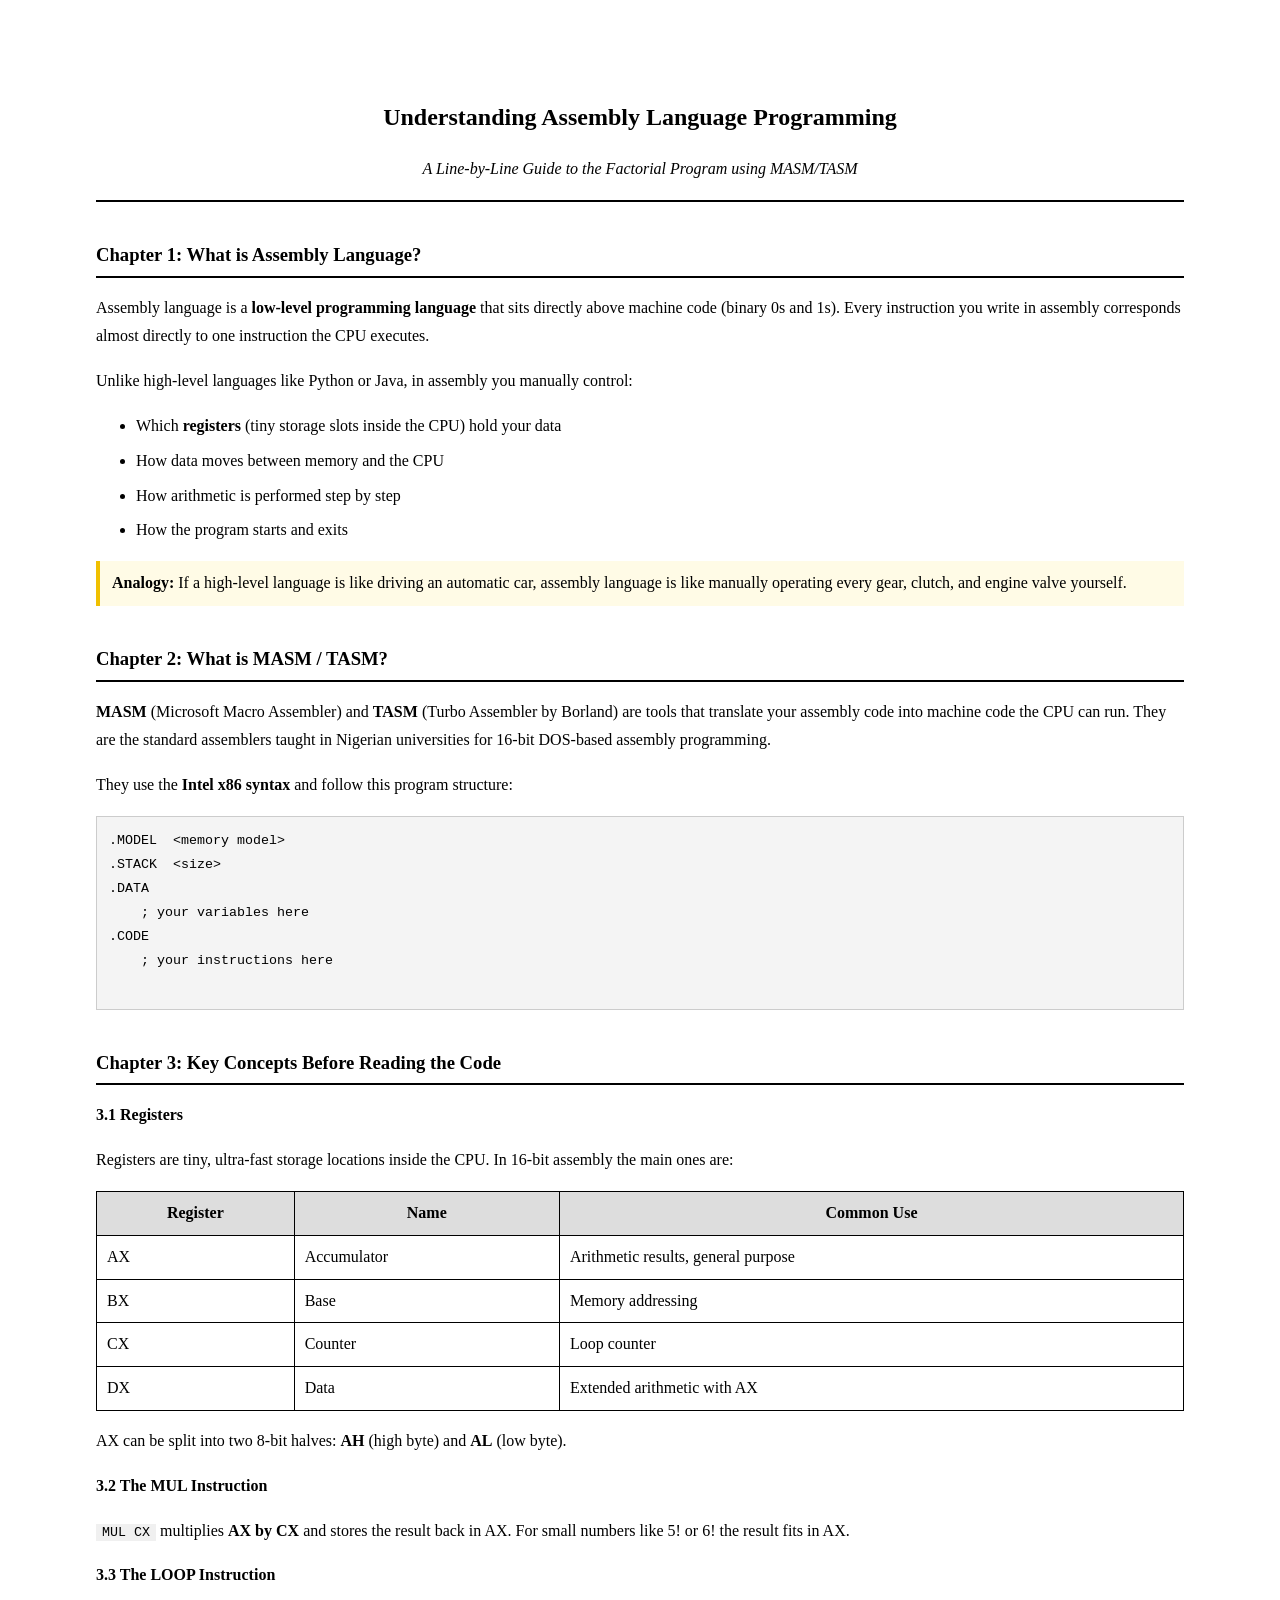
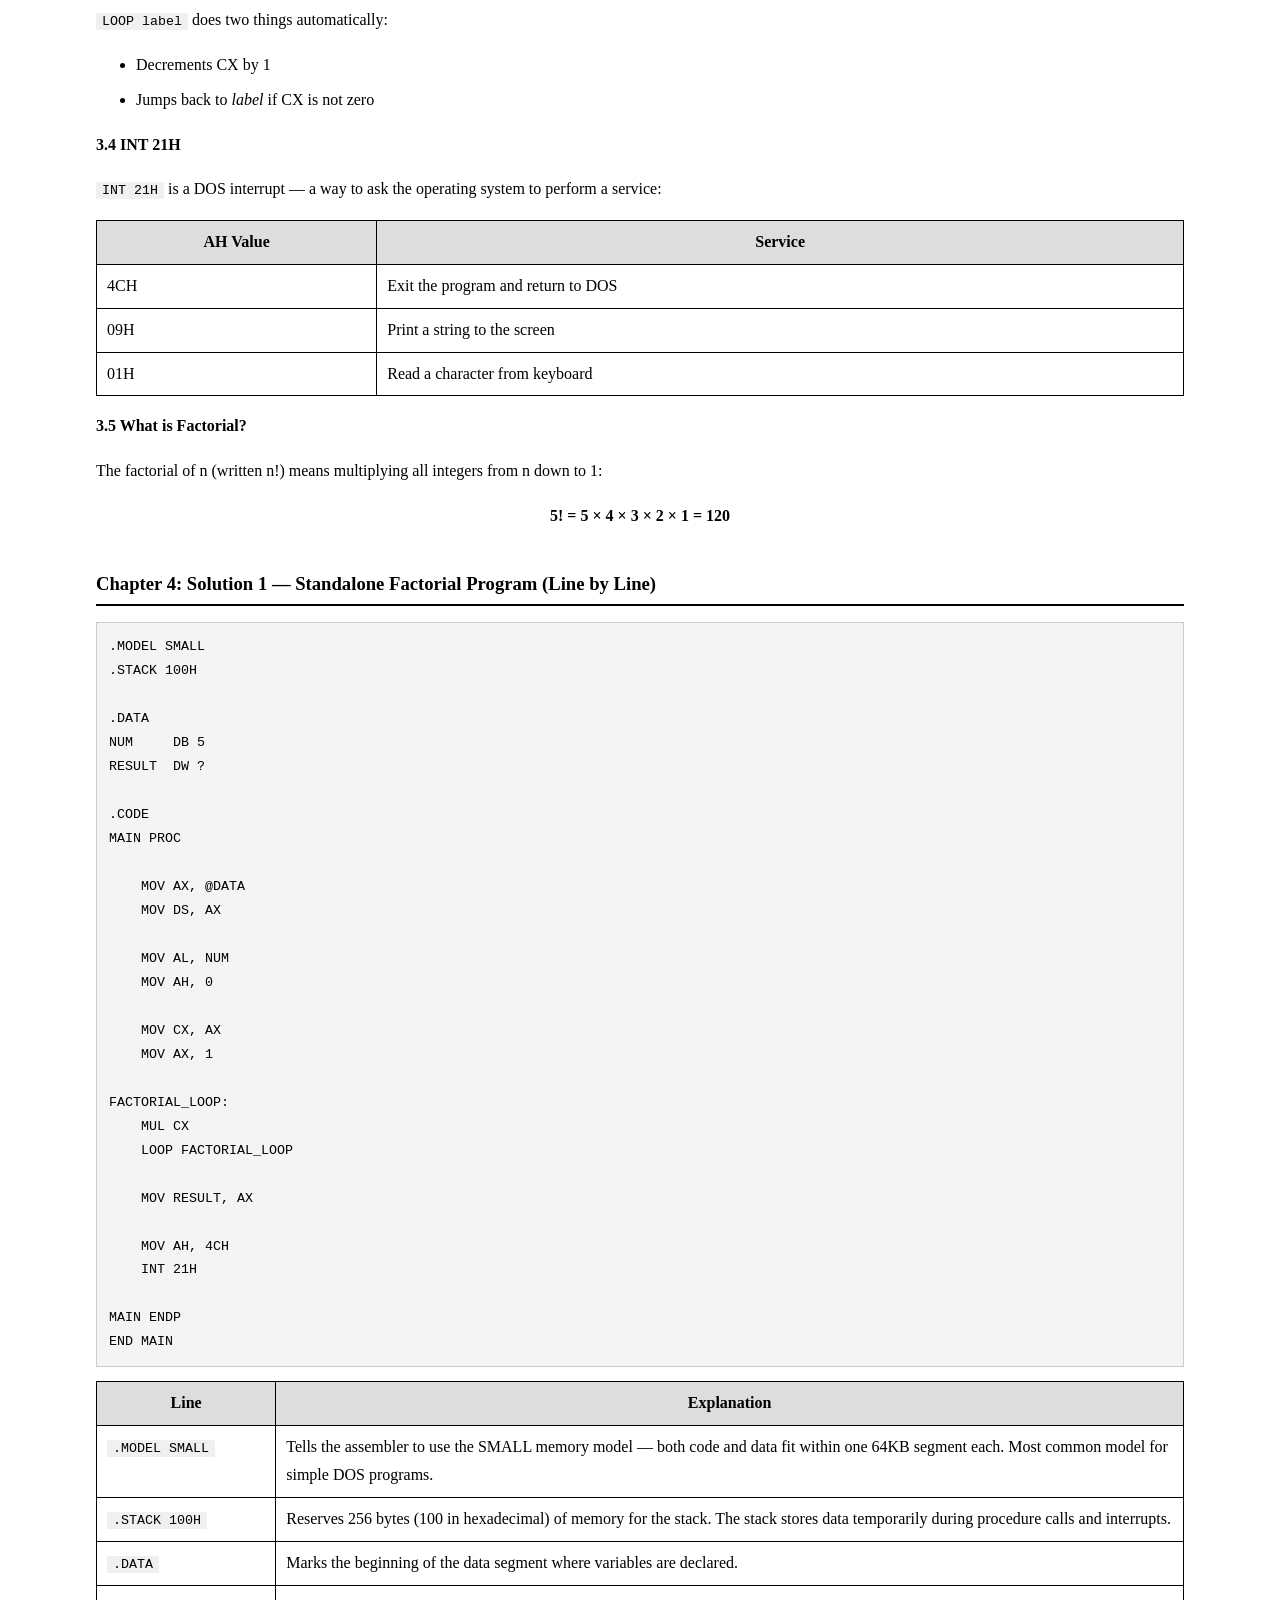
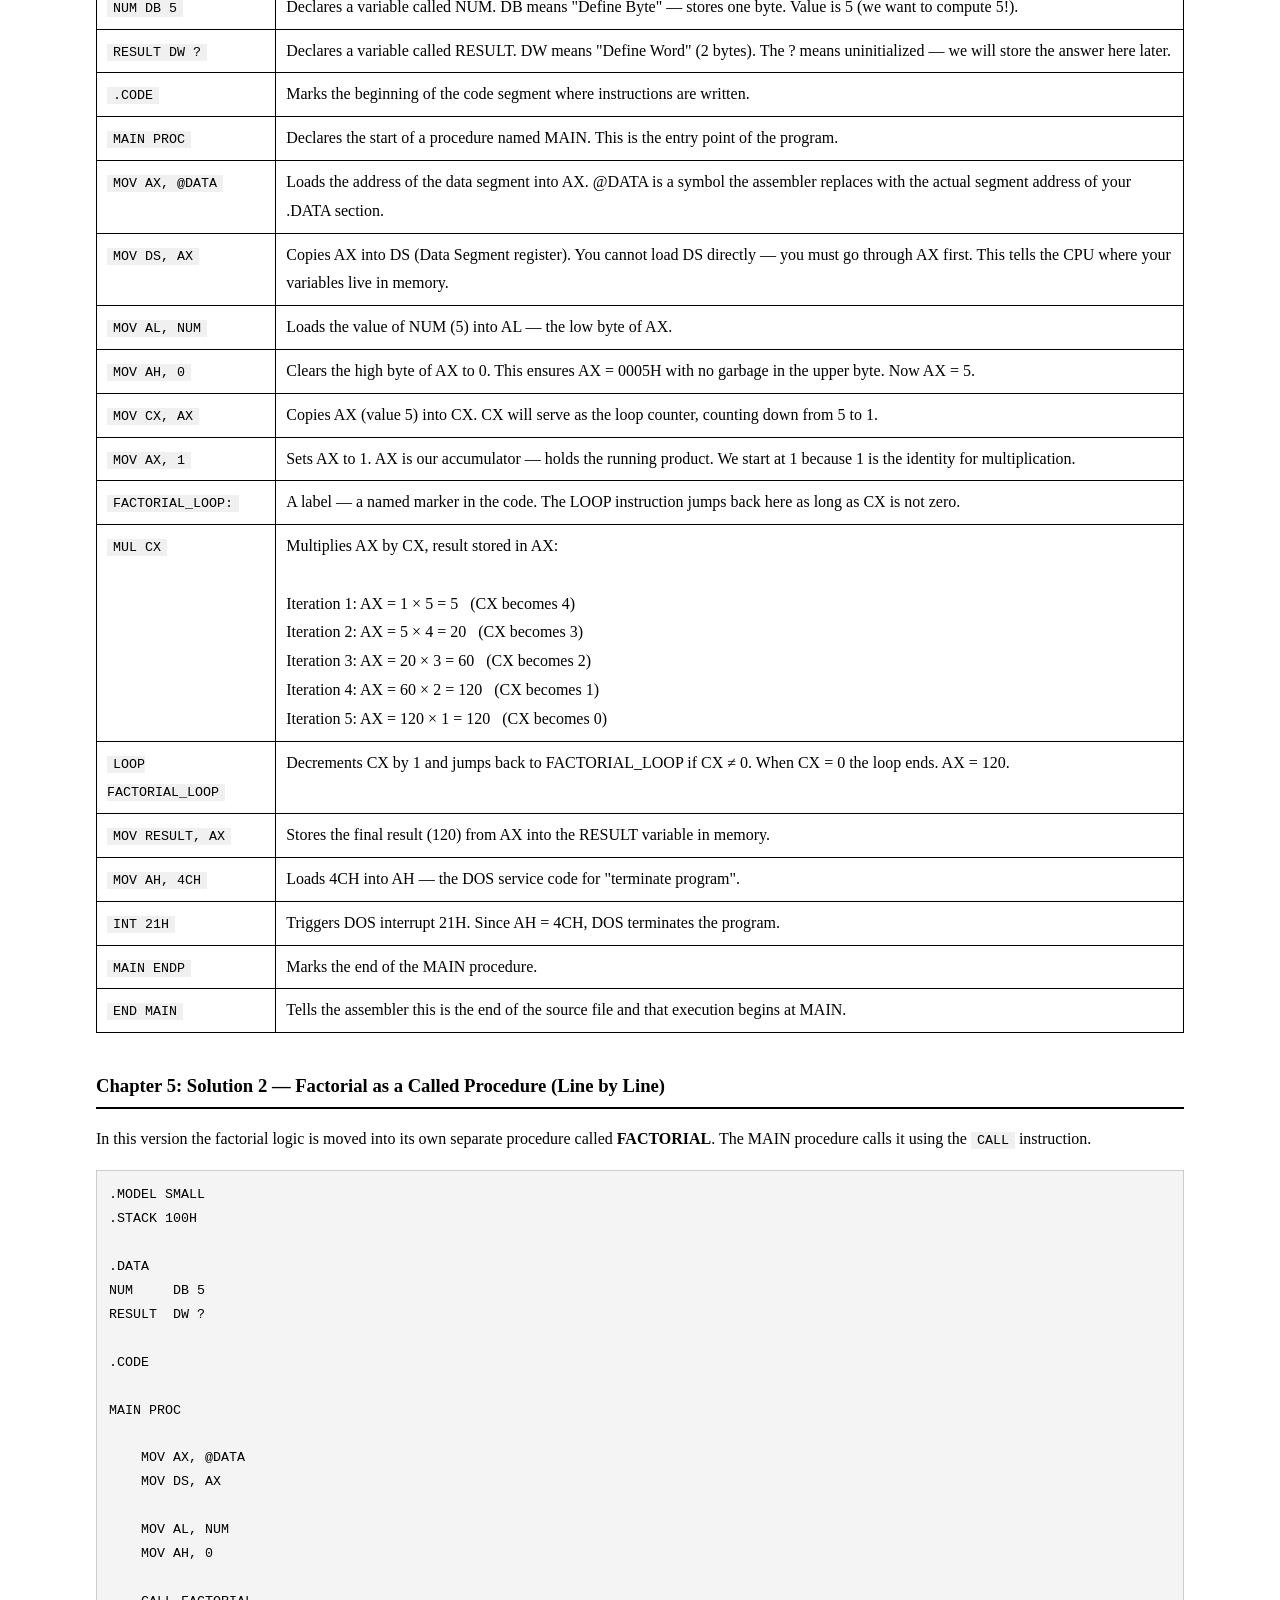
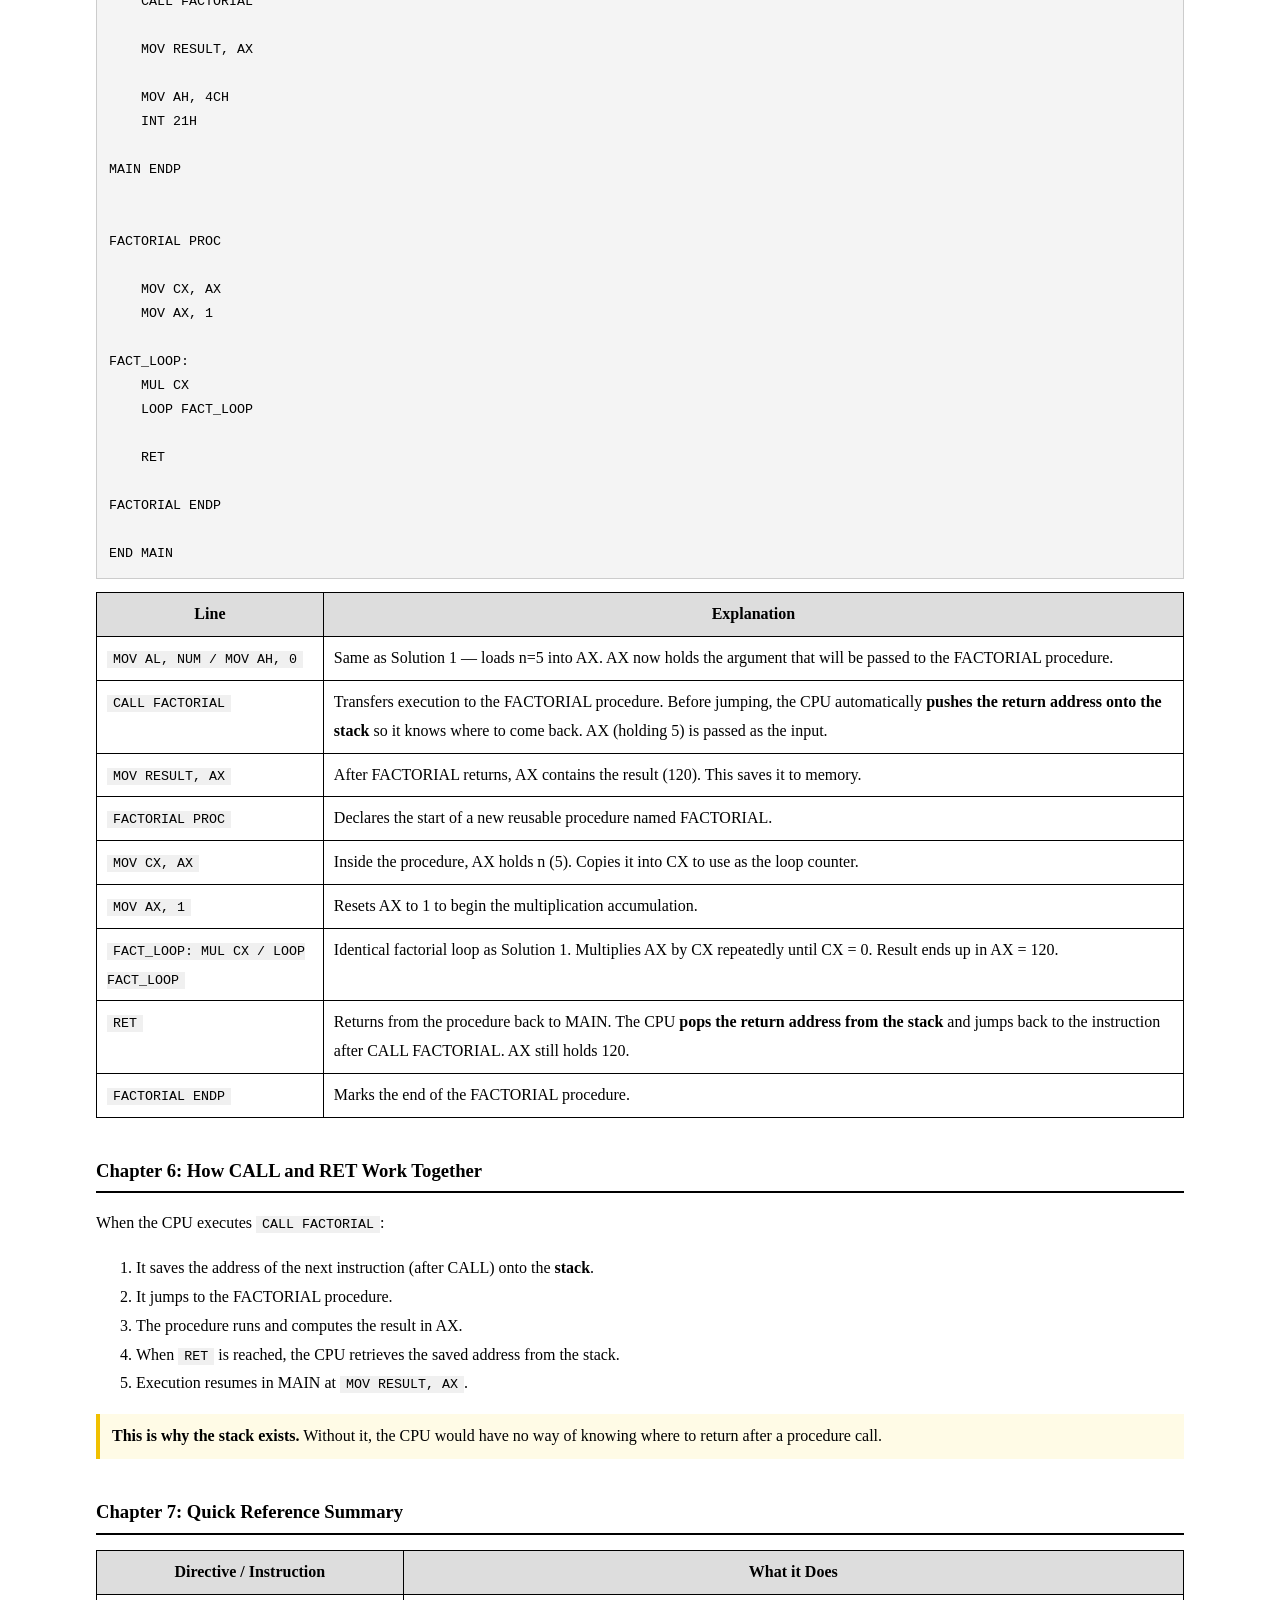
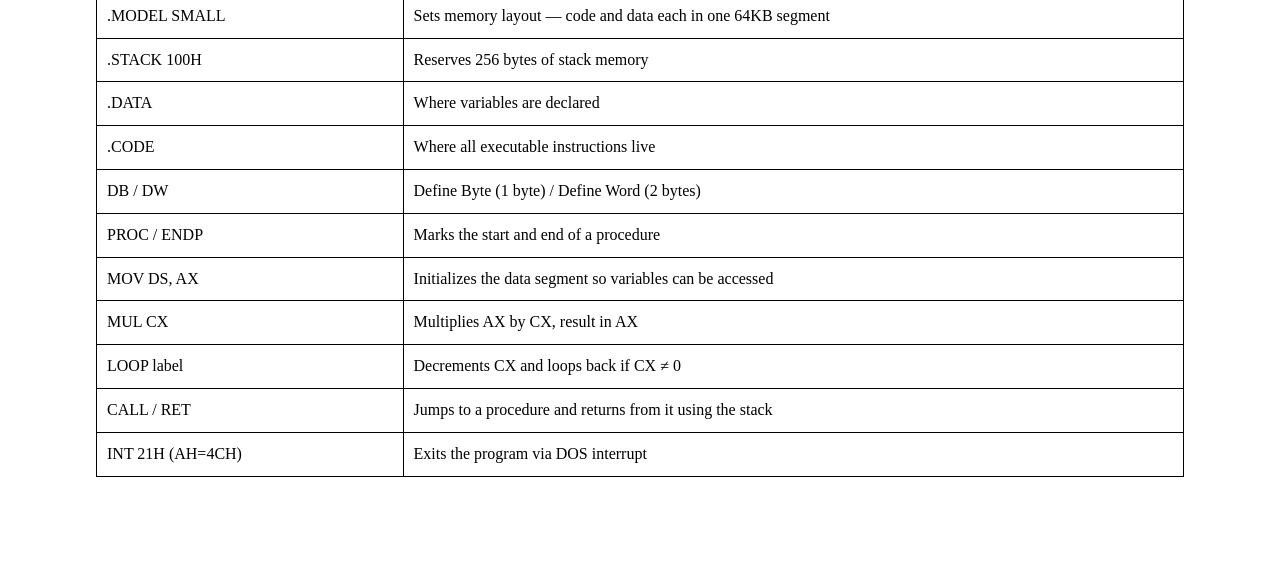
<file: FriendExam/assembly_explained.html>
<!DOCTYPE html>
<html lang="en">
<head>
    <meta charset="UTF-8">
    <title>Understanding Assembly Language - Factorial Program</title>
    <style>
        body {
            font-family: "Times New Roman", serif;
            font-size: 12pt;
            margin: 1in;
            line-height: 1.8;
            color: #000;
        }
        h1 { font-size: 18pt; text-align: center; margin-bottom: 4px; }
        h2 { font-size: 14pt; border-bottom: 2px solid #000; padding-bottom: 4px; margin-top: 36px; }
        h3 { font-size: 12pt; margin-bottom: 4px; }
        .center { text-align: center; }
        hr { border: 1px solid #000; margin: 10px 0; }
        pre {
            background: #f4f4f4;
            border: 1px solid #ccc;
            padding: 12px;
            font-family: "Courier New", monospace;
            font-size: 10pt;
            white-space: pre;
            overflow-x: auto;
        }
        table { border-collapse: collapse; width: 100%; margin: 12px 0; }
        td, th { border: 1px solid #000; padding: 7px 10px; vertical-align: top; }
        th { background: #ddd; }
        .code-line {
            font-family: "Courier New", monospace;
            background: #f0f0f0;
            padding: 1px 6px;
            font-size: 10pt;
        }
        .note {
            background: #fffbe6;
            border-left: 4px solid #f0c000;
            padding: 8px 12px;
            margin: 10px 0;
        }
        .section { margin-bottom: 32px; }
        ul li { margin-bottom: 6px; }
    </style>
</head>
<body>

    <div class="center">
        <h1>Understanding Assembly Language Programming</h1>
        <p><em>A Line-by-Line Guide to the Factorial Program using MASM/TASM</em></p>
        <hr>
    </div>

    <div class="section">
        <h2>Chapter 1: What is Assembly Language?</h2>
        <p>
            Assembly language is a <strong>low-level programming language</strong> that sits directly above machine code (binary 0s and 1s).
            Every instruction you write in assembly corresponds almost directly to one instruction the CPU executes.
        </p>
        <p>Unlike high-level languages like Python or Java, in assembly you manually control:</p>
        <ul>
            <li>Which <strong>registers</strong> (tiny storage slots inside the CPU) hold your data</li>
            <li>How data moves between memory and the CPU</li>
            <li>How arithmetic is performed step by step</li>
            <li>How the program starts and exits</li>
        </ul>
        <div class="note">
            <strong>Analogy:</strong> If a high-level language is like driving an automatic car,
            assembly language is like manually operating every gear, clutch, and engine valve yourself.
        </div>
    </div>

    <div class="section">
        <h2>Chapter 2: What is MASM / TASM?</h2>
        <p>
            <strong>MASM</strong> (Microsoft Macro Assembler) and <strong>TASM</strong> (Turbo Assembler by Borland)
            are tools that translate your assembly code into machine code the CPU can run.
            They are the standard assemblers taught in Nigerian universities for 16-bit DOS-based assembly programming.
        </p>
        <p>They use the <strong>Intel x86 syntax</strong> and follow this program structure:</p>
        <pre>
.MODEL  &lt;memory model&gt;
.STACK  &lt;size&gt;
.DATA
    ; your variables here
.CODE
    ; your instructions here
        </pre>
    </div>

    <div class="section">
        <h2>Chapter 3: Key Concepts Before Reading the Code</h2>

        <h3>3.1 Registers</h3>
        <p>Registers are tiny, ultra-fast storage locations inside the CPU. In 16-bit assembly the main ones are:</p>
        <table>
            <tr><th>Register</th><th>Name</th><th>Common Use</th></tr>
            <tr><td>AX</td><td>Accumulator</td><td>Arithmetic results, general purpose</td></tr>
            <tr><td>BX</td><td>Base</td><td>Memory addressing</td></tr>
            <tr><td>CX</td><td>Counter</td><td>Loop counter</td></tr>
            <tr><td>DX</td><td>Data</td><td>Extended arithmetic with AX</td></tr>
        </table>
        <p>AX can be split into two 8-bit halves: <strong>AH</strong> (high byte) and <strong>AL</strong> (low byte).</p>

        <h3>3.2 The MUL Instruction</h3>
        <p>
            <span class="code-line">MUL CX</span> multiplies <strong>AX by CX</strong> and stores the result back in AX.
            For small numbers like 5! or 6! the result fits in AX.
        </p>

        <h3>3.3 The LOOP Instruction</h3>
        <p><span class="code-line">LOOP label</span> does two things automatically:</p>
        <ul>
            <li>Decrements CX by 1</li>
            <li>Jumps back to <em>label</em> if CX is not zero</li>
        </ul>

        <h3>3.4 INT 21H</h3>
        <p><span class="code-line">INT 21H</span> is a DOS interrupt — a way to ask the operating system to perform a service:</p>
        <table>
            <tr><th>AH Value</th><th>Service</th></tr>
            <tr><td>4CH</td><td>Exit the program and return to DOS</td></tr>
            <tr><td>09H</td><td>Print a string to the screen</td></tr>
            <tr><td>01H</td><td>Read a character from keyboard</td></tr>
        </table>

        <h3>3.5 What is Factorial?</h3>
        <p>The factorial of n (written n!) means multiplying all integers from n down to 1:</p>
        <p style="text-align:center;"><strong>5! = 5 &times; 4 &times; 3 &times; 2 &times; 1 = 120</strong></p>
    </div>

    <div class="section">
        <h2>Chapter 4: Solution 1 — Standalone Factorial Program (Line by Line)</h2>
<pre>
.MODEL SMALL
.STACK 100H

.DATA
NUM     DB 5
RESULT  DW ?

.CODE
MAIN PROC

    MOV AX, @DATA
    MOV DS, AX

    MOV AL, NUM
    MOV AH, 0

    MOV CX, AX
    MOV AX, 1

FACTORIAL_LOOP:
    MUL CX
    LOOP FACTORIAL_LOOP

    MOV RESULT, AX

    MOV AH, 4CH
    INT 21H

MAIN ENDP
END MAIN
</pre>

        <table>
            <tr><th>Line</th><th>Explanation</th></tr>
            <tr>
                <td><span class="code-line">.MODEL SMALL</span></td>
                <td>Tells the assembler to use the SMALL memory model — both code and data fit within one 64KB segment each. Most common model for simple DOS programs.</td>
            </tr>
            <tr>
                <td><span class="code-line">.STACK 100H</span></td>
                <td>Reserves 256 bytes (100 in hexadecimal) of memory for the stack. The stack stores data temporarily during procedure calls and interrupts.</td>
            </tr>
            <tr>
                <td><span class="code-line">.DATA</span></td>
                <td>Marks the beginning of the data segment where variables are declared.</td>
            </tr>
            <tr>
                <td><span class="code-line">NUM DB 5</span></td>
                <td>Declares a variable called NUM. DB means "Define Byte" — stores one byte. Value is 5 (we want to compute 5!).</td>
            </tr>
            <tr>
                <td><span class="code-line">RESULT DW ?</span></td>
                <td>Declares a variable called RESULT. DW means "Define Word" (2 bytes). The ? means uninitialized — we will store the answer here later.</td>
            </tr>
            <tr>
                <td><span class="code-line">.CODE</span></td>
                <td>Marks the beginning of the code segment where instructions are written.</td>
            </tr>
            <tr>
                <td><span class="code-line">MAIN PROC</span></td>
                <td>Declares the start of a procedure named MAIN. This is the entry point of the program.</td>
            </tr>
            <tr>
                <td><span class="code-line">MOV AX, @DATA</span></td>
                <td>Loads the address of the data segment into AX. @DATA is a symbol the assembler replaces with the actual segment address of your .DATA section.</td>
            </tr>
            <tr>
                <td><span class="code-line">MOV DS, AX</span></td>
                <td>Copies AX into DS (Data Segment register). You cannot load DS directly — you must go through AX first. This tells the CPU where your variables live in memory.</td>
            </tr>
            <tr>
                <td><span class="code-line">MOV AL, NUM</span></td>
                <td>Loads the value of NUM (5) into AL — the low byte of AX.</td>
            </tr>
            <tr>
                <td><span class="code-line">MOV AH, 0</span></td>
                <td>Clears the high byte of AX to 0. This ensures AX = 0005H with no garbage in the upper byte. Now AX = 5.</td>
            </tr>
            <tr>
                <td><span class="code-line">MOV CX, AX</span></td>
                <td>Copies AX (value 5) into CX. CX will serve as the loop counter, counting down from 5 to 1.</td>
            </tr>
            <tr>
                <td><span class="code-line">MOV AX, 1</span></td>
                <td>Sets AX to 1. AX is our accumulator — holds the running product. We start at 1 because 1 is the identity for multiplication.</td>
            </tr>
            <tr>
                <td><span class="code-line">FACTORIAL_LOOP:</span></td>
                <td>A label — a named marker in the code. The LOOP instruction jumps back here as long as CX is not zero.</td>
            </tr>
            <tr>
                <td><span class="code-line">MUL CX</span></td>
                <td>
                    Multiplies AX by CX, result stored in AX:<br><br>
                    Iteration 1: AX = 1 &times; 5 = 5 &nbsp; (CX becomes 4)<br>
                    Iteration 2: AX = 5 &times; 4 = 20 &nbsp; (CX becomes 3)<br>
                    Iteration 3: AX = 20 &times; 3 = 60 &nbsp; (CX becomes 2)<br>
                    Iteration 4: AX = 60 &times; 2 = 120 &nbsp; (CX becomes 1)<br>
                    Iteration 5: AX = 120 &times; 1 = 120 &nbsp; (CX becomes 0)
                </td>
            </tr>
            <tr>
                <td><span class="code-line">LOOP FACTORIAL_LOOP</span></td>
                <td>Decrements CX by 1 and jumps back to FACTORIAL_LOOP if CX &ne; 0. When CX = 0 the loop ends. AX = 120.</td>
            </tr>
            <tr>
                <td><span class="code-line">MOV RESULT, AX</span></td>
                <td>Stores the final result (120) from AX into the RESULT variable in memory.</td>
            </tr>
            <tr>
                <td><span class="code-line">MOV AH, 4CH</span></td>
                <td>Loads 4CH into AH — the DOS service code for "terminate program".</td>
            </tr>
            <tr>
                <td><span class="code-line">INT 21H</span></td>
                <td>Triggers DOS interrupt 21H. Since AH = 4CH, DOS terminates the program.</td>
            </tr>
            <tr>
                <td><span class="code-line">MAIN ENDP</span></td>
                <td>Marks the end of the MAIN procedure.</td>
            </tr>
            <tr>
                <td><span class="code-line">END MAIN</span></td>
                <td>Tells the assembler this is the end of the source file and that execution begins at MAIN.</td>
            </tr>
        </table>
    </div>

    <div class="section">
        <h2>Chapter 5: Solution 2 — Factorial as a Called Procedure (Line by Line)</h2>
        <p>
            In this version the factorial logic is moved into its own separate procedure called
            <strong>FACTORIAL</strong>. The MAIN procedure calls it using the <span class="code-line">CALL</span> instruction.
        </p>
<pre>
.MODEL SMALL
.STACK 100H

.DATA
NUM     DB 5
RESULT  DW ?

.CODE

MAIN PROC

    MOV AX, @DATA
    MOV DS, AX

    MOV AL, NUM
    MOV AH, 0

    CALL FACTORIAL

    MOV RESULT, AX

    MOV AH, 4CH
    INT 21H

MAIN ENDP


FACTORIAL PROC

    MOV CX, AX
    MOV AX, 1

FACT_LOOP:
    MUL CX
    LOOP FACT_LOOP

    RET

FACTORIAL ENDP

END MAIN
</pre>

        <table>
            <tr><th>Line</th><th>Explanation</th></tr>
            <tr>
                <td><span class="code-line">MOV AL, NUM / MOV AH, 0</span></td>
                <td>Same as Solution 1 — loads n=5 into AX. AX now holds the argument that will be passed to the FACTORIAL procedure.</td>
            </tr>
            <tr>
                <td><span class="code-line">CALL FACTORIAL</span></td>
                <td>Transfers execution to the FACTORIAL procedure. Before jumping, the CPU automatically <strong>pushes the return address onto the stack</strong> so it knows where to come back. AX (holding 5) is passed as the input.</td>
            </tr>
            <tr>
                <td><span class="code-line">MOV RESULT, AX</span></td>
                <td>After FACTORIAL returns, AX contains the result (120). This saves it to memory.</td>
            </tr>
            <tr>
                <td><span class="code-line">FACTORIAL PROC</span></td>
                <td>Declares the start of a new reusable procedure named FACTORIAL.</td>
            </tr>
            <tr>
                <td><span class="code-line">MOV CX, AX</span></td>
                <td>Inside the procedure, AX holds n (5). Copies it into CX to use as the loop counter.</td>
            </tr>
            <tr>
                <td><span class="code-line">MOV AX, 1</span></td>
                <td>Resets AX to 1 to begin the multiplication accumulation.</td>
            </tr>
            <tr>
                <td><span class="code-line">FACT_LOOP: MUL CX / LOOP FACT_LOOP</span></td>
                <td>Identical factorial loop as Solution 1. Multiplies AX by CX repeatedly until CX = 0. Result ends up in AX = 120.</td>
            </tr>
            <tr>
                <td><span class="code-line">RET</span></td>
                <td>Returns from the procedure back to MAIN. The CPU <strong>pops the return address from the stack</strong> and jumps back to the instruction after CALL FACTORIAL. AX still holds 120.</td>
            </tr>
            <tr>
                <td><span class="code-line">FACTORIAL ENDP</span></td>
                <td>Marks the end of the FACTORIAL procedure.</td>
            </tr>
        </table>
    </div>

    <div class="section">
        <h2>Chapter 6: How CALL and RET Work Together</h2>
        <p>When the CPU executes <span class="code-line">CALL FACTORIAL</span>:</p>
        <ol>
            <li>It saves the address of the next instruction (after CALL) onto the <strong>stack</strong>.</li>
            <li>It jumps to the FACTORIAL procedure.</li>
            <li>The procedure runs and computes the result in AX.</li>
            <li>When <span class="code-line">RET</span> is reached, the CPU retrieves the saved address from the stack.</li>
            <li>Execution resumes in MAIN at <span class="code-line">MOV RESULT, AX</span>.</li>
        </ol>
        <div class="note">
            <strong>This is why the stack exists.</strong> Without it, the CPU would have no way of knowing
            where to return after a procedure call.
        </div>
    </div>

    <div class="section">
        <h2>Chapter 7: Quick Reference Summary</h2>
        <table>
            <tr><th>Directive / Instruction</th><th>What it Does</th></tr>
            <tr><td>.MODEL SMALL</td><td>Sets memory layout — code and data each in one 64KB segment</td></tr>
            <tr><td>.STACK 100H</td><td>Reserves 256 bytes of stack memory</td></tr>
            <tr><td>.DATA</td><td>Where variables are declared</td></tr>
            <tr><td>.CODE</td><td>Where all executable instructions live</td></tr>
            <tr><td>DB / DW</td><td>Define Byte (1 byte) / Define Word (2 bytes)</td></tr>
            <tr><td>PROC / ENDP</td><td>Marks the start and end of a procedure</td></tr>
            <tr><td>MOV DS, AX</td><td>Initializes the data segment so variables can be accessed</td></tr>
            <tr><td>MUL CX</td><td>Multiplies AX by CX, result in AX</td></tr>
            <tr><td>LOOP label</td><td>Decrements CX and loops back if CX &ne; 0</td></tr>
            <tr><td>CALL / RET</td><td>Jumps to a procedure and returns from it using the stack</td></tr>
            <tr><td>INT 21H (AH=4CH)</td><td>Exits the program via DOS interrupt</td></tr>
        </table>
    </div>

</body>
</html>
</file>
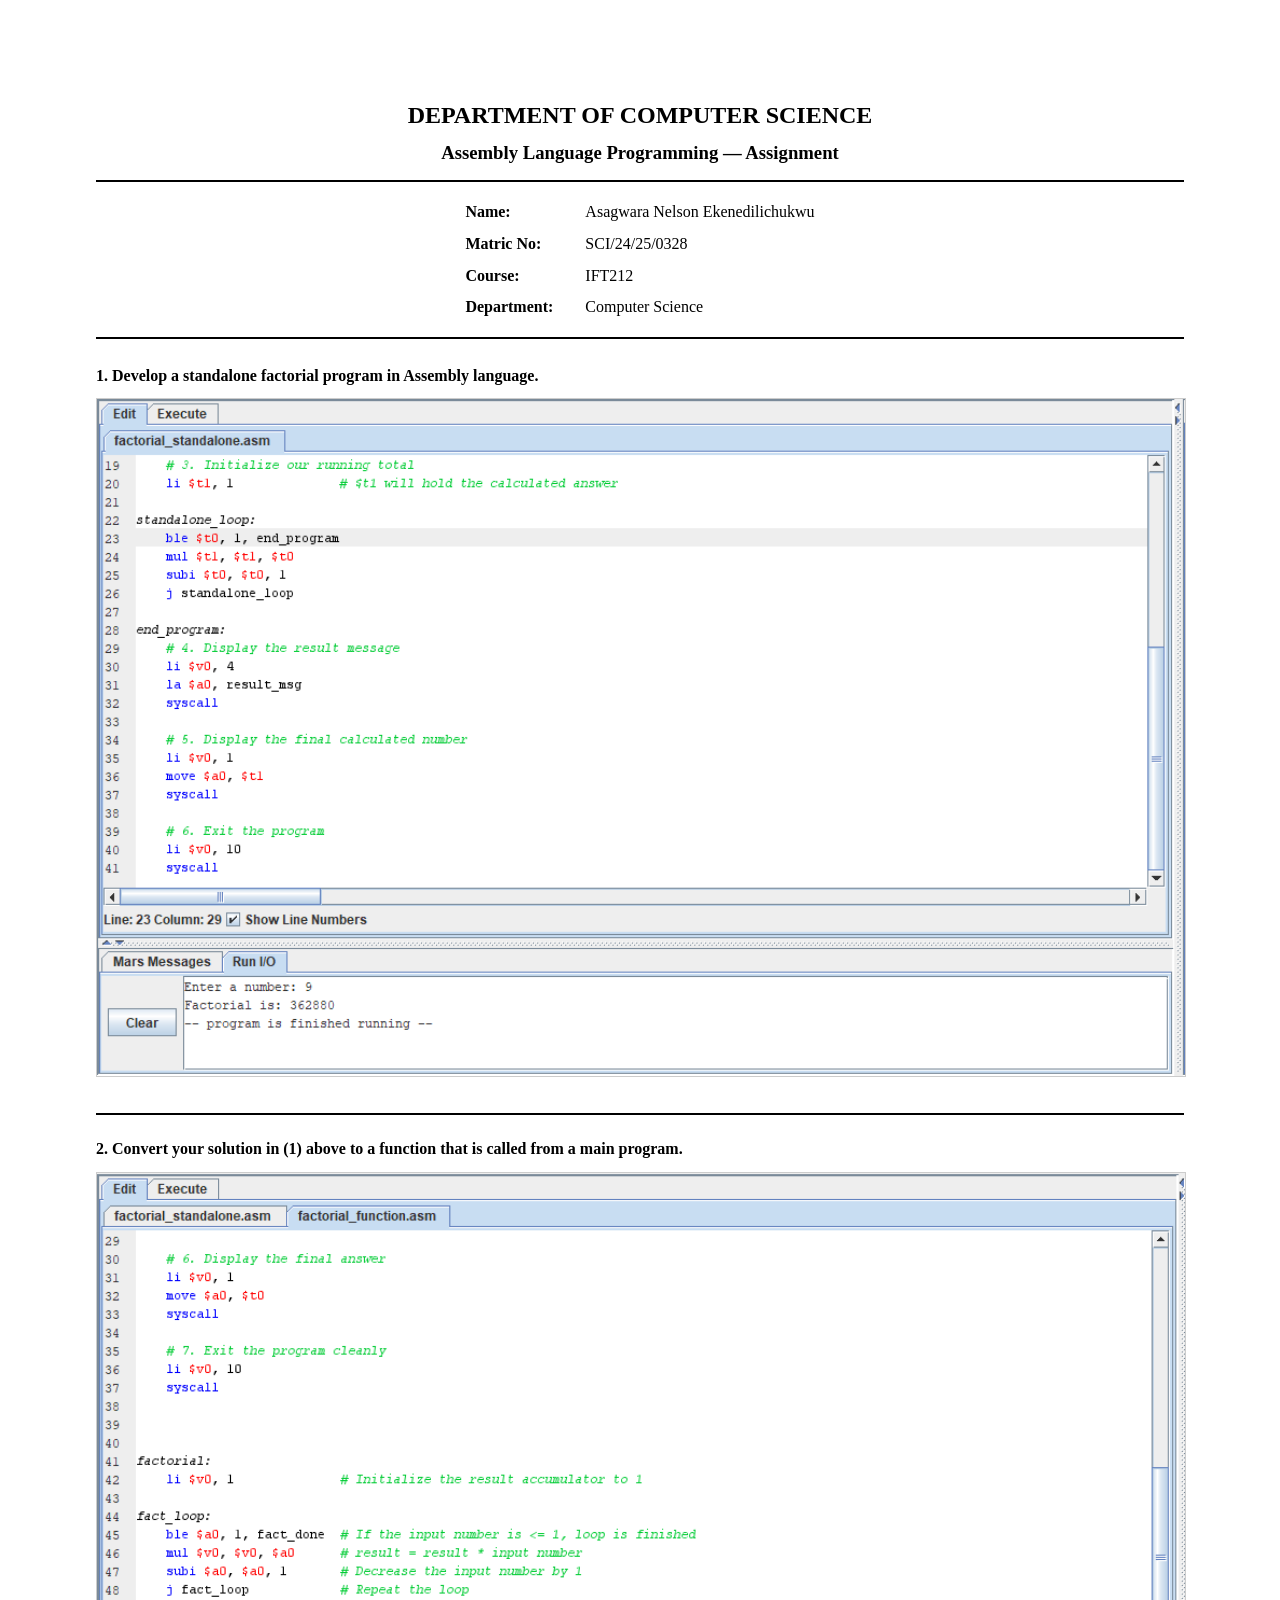
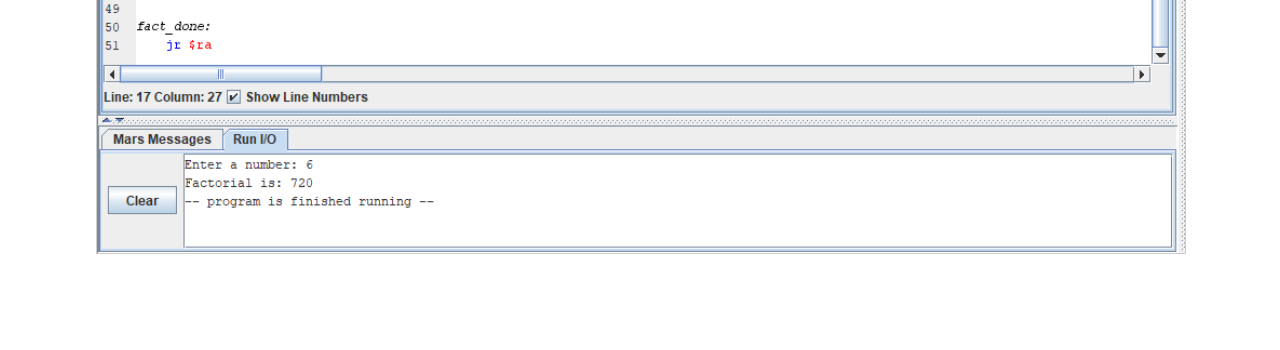
<file: FriendExam/assembly_submission.html>
<!DOCTYPE html>
<html lang="en">
<head>
    <meta charset="UTF-8">
    <title>IFT212 Assignment</title>
    <style>
        body {
            font-family: "Times New Roman", serif;
            font-size: 12pt;
            margin: 1in;
            line-height: 1.6;
            color: #000;
        }
        .header {
            text-align: center;
            margin-bottom: 24px;
        }
        .header h2, .header h3 {
            margin: 4px 0;
        }
        hr {
            border: 1px solid #000;
            margin: 12px 0;
        }
        table.info {
            margin: 14px auto;
            text-align: left;
            border-collapse: collapse;
        }
        table.info td {
            border: none;
            padding: 3px 16px;
        }
        .section {
            margin-bottom: 36px;
        }
        .section h4 {
            margin-bottom: 10px;
        }
        img {
            width: 100%;
            max-width: 100%;
            height: auto;
            display: block;
            border: 1px solid #ccc;
            margin-top: 10px;
            page-break-inside: avoid;
        }
    </style>
</head>
<body>

    <div class="header">
        <h2>DEPARTMENT OF COMPUTER SCIENCE</h2>
        <h3>Assembly Language Programming &mdash; Assignment</h3>
        <hr>
        <table class="info">
            <tr><td><strong>Name:</strong></td><td>Asagwara Nelson Ekenedilichukwu</td></tr>
            <tr><td><strong>Matric No:</strong></td><td>SCI/24/25/0328</td></tr>
            <tr><td><strong>Course:</strong></td><td>IFT212</td></tr>
            <tr><td><strong>Department:</strong></td><td>Computer Science</td></tr>
        </table>
        <hr>
    </div>

    <!-- QUESTION 1 -->
    <div class="section">
        <h4>1. Develop a standalone factorial program in Assembly language.</h4>
        <img src="factorial_standalone.PNG" alt="Standalone Factorial Program">
    </div>

    <hr>

    <!-- QUESTION 2 -->
    <div class="section">
        <h4>2. Convert your solution in (1) above to a function that is called from a main program.</h4>
        <img src="factorial_function.PNG" alt="Factorial Function Called from Main">
    </div>

</body>
</html>
</file>
<file: styles.css>
* {
    margin: 0;
    padding: 0;
    box-sizing: border-box;
}

:root {
    --primary: #0a0a23;
    --secondary: #1b1b32;
    --accent: #3b3b4f;
    --success: #198754;
    --danger: #dc3545;
    --warning: #ffc107;
    --white: #ffffff;
    --light-gray: #f5f6f7;
    --border: #d0d0d5;
    --text: #1b1b32;
    --text-muted: #858591;
}

body {
    font-family: 'Lato', 'Roboto', -apple-system, BlinkMacSystemFont, 'Segoe UI', sans-serif;
    background: var(--light-gray);
    color: var(--text);
    line-height: 1.6;
    min-height: 100vh;
}

.screen {
    display: none;
    min-height: 100vh;
    padding: 40px 20px;
}

.screen.active {
    display: block;
}

.container {
    max-width: 900px;
    margin: 0 auto;
}

.header {
    text-align: center;
    margin-bottom: 40px;
    padding: 40px 20px;
    background: var(--primary);
    border-radius: 0;
}

.header h1 {
    font-size: 2.5rem;
    font-weight: 700;
    color: var(--white);
    margin-bottom: 10px;
    letter-spacing: -0.5px;
}

.subtitle {
    font-size: 1.25rem;
    color: var(--light-gray);
    margin-bottom: 5px;
    font-weight: 400;
}

.course-info {
    font-size: 1rem;
    color: var(--border);
    font-weight: 300;
}

.card {
    background: var(--white);
    border: 1px solid var(--border);
    padding: 40px;
    margin-bottom: 20px;
    box-shadow: 0 1px 3px rgba(0,0,0,0.1);
}

.card h2 {
    color: var(--primary);
    margin-bottom: 30px;
    font-size: 1.75rem;
    font-weight: 700;
    border-bottom: 3px solid var(--primary);
    padding-bottom: 10px;
}

.form-group {
    margin-bottom: 25px;
}

.form-group label {
    display: block;
    margin-bottom: 8px;
    font-weight: 600;
    color: var(--text);
    font-size: 0.95rem;
    text-transform: uppercase;
    letter-spacing: 0.5px;
}

.form-group input {
    width: 100%;
    padding: 12px 16px;
    border: 2px solid var(--border);
    font-size: 1rem;
    transition: border-color 0.2s;
    background: var(--white);
}

.form-group input:focus {
    outline: none;
    border-color: var(--primary);
}

.btn {
    padding: 14px 32px;
    border: none;
    font-size: 1rem;
    font-weight: 600;
    cursor: pointer;
    transition: all 0.2s;
    text-transform: uppercase;
    letter-spacing: 0.5px;
}

.btn-primary {
    background: var(--primary);
    color: var(--white);
}

.btn-primary:hover {
    background: var(--secondary);
}

.btn-secondary {
    background: var(--accent);
    color: var(--white);
}

.btn-secondary:hover {
    background: var(--secondary);
}

.btn-success {
    background: var(--success);
    color: var(--white);
    display: none;
}

.btn-success:hover {
    background: #157347;
}

.exam-info {
    margin-top: 40px;
    padding-top: 30px;
    border-top: 1px solid var(--border);
}

.exam-info h3 {
    color: var(--text);
    margin-bottom: 20px;
    font-size: 1.25rem;
    font-weight: 700;
}

.exam-info ul {
    list-style: none;
}

.exam-info li {
    padding: 12px 0;
    font-size: 1rem;
    color: var(--text-muted);
    border-bottom: 1px solid var(--light-gray);
}

.exam-info li:last-child {
    border-bottom: none;
}

.exam-header {
    background: var(--white);
    padding: 20px 30px;
    margin-bottom: 20px;
    display: flex;
    justify-content: space-between;
    align-items: center;
    border: 1px solid var(--border);
    flex-wrap: wrap;
    gap: 15px;
}

.student-info {
    display: flex;
    flex-direction: column;
    gap: 5px;
}

.student-info span {
    font-size: 0.9rem;
    color: var(--text-muted);
}

.timer-container {
    display: flex;
    align-items: center;
    gap: 15px;
}

.timer-label {
    font-weight: 600;
    color: var(--text);
    text-transform: uppercase;
    font-size: 0.85rem;
    letter-spacing: 0.5px;
}

.timer {
    font-size: 1.5rem;
    font-weight: 700;
    color: var(--success);
    padding: 10px 20px;
    background: var(--light-gray);
    border: 2px solid var(--success);
    font-family: 'Courier New', monospace;
}

.timer.warning {
    color: var(--warning);
    border-color: var(--warning);
}

.timer.danger {
    color: var(--danger);
    border-color: var(--danger);
}

.progress-bar {
    width: 100%;
    height: 4px;
    background: var(--border);
    margin-bottom: 20px;
}

.progress-fill {
    height: 100%;
    background: var(--primary);
    transition: width 0.3s;
    width: 0%;
}

.question-counter {
    text-align: center;
    font-size: 0.95rem;
    font-weight: 600;
    color: var(--text-muted);
    margin-bottom: 20px;
    text-transform: uppercase;
    letter-spacing: 1px;
}

.question-card {
    min-height: 400px;
}

.question-text {
    font-size: 1.25rem;
    color: var(--text);
    margin-bottom: 30px;
    line-height: 1.8;
    font-weight: 500;
}

.options-container {
    display: flex;
    flex-direction: column;
    gap: 15px;
}

.option {
    padding: 18px 24px;
    border: 2px solid var(--border);
    cursor: pointer;
    transition: all 0.2s;
    background: var(--white);
    font-size: 1rem;
}

.option:hover {
    border-color: var(--primary);
    background: var(--light-gray);
}

.option.selected {
    border-color: var(--primary);
    background: var(--primary);
    color: var(--white);
    font-weight: 600;
}

.navigation-buttons {
    display: flex;
    justify-content: space-between;
    gap: 15px;
    margin-top: 30px;
    flex-wrap: wrap;
}

.question-grid {
    display: grid;
    grid-template-columns: repeat(auto-fill, minmax(50px, 1fr));
    gap: 10px;
    margin-top: 30px;
    padding: 30px;
    background: var(--white);
    border: 1px solid var(--border);
}

.question-number {
    width: 50px;
    height: 50px;
    display: flex;
    align-items: center;
    justify-content: center;
    border: 2px solid var(--border);
    cursor: pointer;
    font-weight: 600;
    transition: all 0.2s;
    background: var(--white);
}

.question-number:hover {
    border-color: var(--primary);
    background: var(--light-gray);
}

.question-number.answered {
    background: var(--success);
    color: var(--white);
    border-color: var(--success);
}

.question-number.current {
    background: var(--primary);
    color: var(--white);
    border-color: var(--primary);
}

.results-card {
    max-width: 900px;
    margin: 0 auto;
}

.results-header {
    text-align: center;
    margin-bottom: 40px;
    padding-bottom: 30px;
    border-bottom: 2px solid var(--border);
}

.results-header h1 {
    color: var(--primary);
    margin-bottom: 30px;
    font-size: 2rem;
    font-weight: 700;
}

.score-circle {
    width: 200px;
    height: 200px;
    margin: 0 auto;
    border: 8px solid var(--primary);
    display: flex;
    flex-direction: column;
    align-items: center;
    justify-content: center;
}

.score-value {
    font-size: 3.5rem;
    font-weight: 700;
    color: var(--primary);
    font-family: 'Courier New', monospace;
}

.score-label {
    font-size: 1rem;
    color: var(--text-muted);
    text-transform: uppercase;
    letter-spacing: 1px;
    font-weight: 600;
}

.student-details {
    background: var(--light-gray);
    padding: 25px;
    margin-bottom: 30px;
    border-left: 4px solid var(--primary);
}

.student-details p {
    margin-bottom: 10px;
    font-size: 1rem;
}

.results-summary {
    display: grid;
    grid-template-columns: repeat(auto-fit, minmax(180px, 1fr));
    gap: 20px;
    margin-bottom: 40px;
}

.result-item {
    padding: 25px;
    background: var(--light-gray);
    text-align: center;
    border: 1px solid var(--border);
}

.result-item.correct {
    border-left: 4px solid var(--success);
}

.result-item.wrong {
    border-left: 4px solid var(--danger);
}

.result-label {
    display: block;
    font-size: 0.85rem;
    color: var(--text-muted);
    margin-bottom: 10px;
    text-transform: uppercase;
    letter-spacing: 0.5px;
    font-weight: 600;
}

.result-value {
    display: block;
    font-size: 2.5rem;
    font-weight: 700;
    color: var(--text);
    font-family: 'Courier New', monospace;
}

.topic-breakdown {
    margin-bottom: 40px;
}

.topic-breakdown h3 {
    margin-bottom: 20px;
    color: var(--primary);
    font-size: 1.5rem;
    font-weight: 700;
    border-bottom: 2px solid var(--primary);
    padding-bottom: 10px;
}

.topic-item {
    padding: 18px 20px;
    background: var(--light-gray);
    margin-bottom: 10px;
    display: flex;
    justify-content: space-between;
    align-items: center;
    border-left: 3px solid var(--primary);
}

.topic-name {
    font-weight: 600;
    color: var(--text);
}

.topic-score {
    font-weight: 700;
    color: var(--primary);
    font-family: 'Courier New', monospace;
}

.answer-review {
    margin-bottom: 40px;
}

.answer-review h3 {
    margin-bottom: 20px;
    color: var(--primary);
    font-size: 1.5rem;
    font-weight: 700;
    border-bottom: 2px solid var(--primary);
    padding-bottom: 10px;
}

.review-item {
    padding: 20px;
    background: var(--light-gray);
    margin-bottom: 20px;
    border-left: 4px solid var(--border);
}

.review-item.correct {
    border-left-color: var(--success);
}

.review-item.wrong {
    border-left-color: var(--danger);
}

.review-question {
    font-weight: 600;
    margin-bottom: 15px;
    color: var(--text);
    line-height: 1.6;
}

.review-answer {
    font-size: 0.95rem;
    color: var(--text-muted);
    margin-bottom: 8px;
    padding: 8px 0;
}

.review-answer.correct-answer {
    color: var(--success);
    font-weight: 600;
}

.review-answer.wrong-answer {
    color: var(--danger);
}

.action-buttons {
    display: flex;
    justify-content: center;
    gap: 20px;
    margin-top: 40px;
}

@media (max-width: 768px) {
    .header h1 {
        font-size: 2rem;
    }
    
    .card {
        padding: 25px;
    }
    
    .question-text {
        font-size: 1.1rem;
    }
    
    .exam-header {
        flex-direction: column;
        text-align: center;
    }
    
    .navigation-buttons {
        flex-direction: column;
    }
    
    .btn {
        width: 100%;
    }
    
    .question-grid {
        grid-template-columns: repeat(auto-fill, minmax(45px, 1fr));
        padding: 20px;
    }
    
    .question-number {
        width: 45px;
        height: 45px;
    }
    
    .score-circle {
        width: 160px;
        height: 160px;
    }
    
    .score-value {
        font-size: 3rem;
    }
    
    .results-summary {
        grid-template-columns: repeat(2, 1fr);
    }
}

@media (max-width: 480px) {
    .screen {
        padding: 20px 10px;
    }
    
    .header {
        padding: 30px 15px;
    }
    
    .header h1 {
        font-size: 1.75rem;
    }
    
    .card {
        padding: 20px;
    }
    
    .timer {
        font-size: 1.25rem;
        padding: 8px 16px;
    }
}
.explanation {
    background-color: #f8f9fa;
    border-left: 4px solid var(--primary-color);
    padding: 10px;
    margin: 10px 0;
    font-style: italic;
    color: #495057;
}

.review-item .explanation {
    font-size: 0.9rem;
    line-height: 1.4;
}

.course-grid {
    display: grid;
    grid-template-columns: repeat(auto-fit, minmax(280px, 1fr));
    gap: 20px;
    padding: 20px;
    max-width: 800px;
    margin: 0 auto;
}

.course-card {
    background: white;
    border-radius: 10px;
    padding: 30px;
    text-align: center;
    cursor: pointer;
    transition: all 0.3s ease;
    border: 2px solid transparent;
}

.course-card:hover {
    transform: translateY(-5px);
    box-shadow: 0 10px 30px rgba(0,0,0,0.2);
    border-color: var(--primary-color);
}

.course-card h2 {
    color: var(--primary-color);
    font-size: 2rem;
    margin-bottom: 10px;
}

.course-card p {
    color: var(--text-secondary);
    margin-bottom: 20px;
}

.course-stats {
    display: flex;
    justify-content: space-around;
    padding-top: 15px;
    border-top: 1px solid #e0e0e0;
}

.course-stats span {
    font-size: 0.85rem;
    color: var(--text-secondary);
    font-weight: 500;
}


/* Study Mode Styles */
.correct-answer {
    background: linear-gradient(135deg, #667eea 0%, #764ba2 100%) !important;
    color: white !important;
    font-weight: bold;
    border: 2px solid #4CAF50 !important;
}

.explanation-box {
    margin-top: 30px;
    padding: 20px;
    background: linear-gradient(135deg, #f5f7fa 0%, #c3cfe2 100%);
    border-left: 4px solid #667eea;
    border-radius: 8px;
}

.explanation-box h4 {
    color: #667eea;
    margin-top: 0;
    margin-bottom: 10px;
    font-size: 1.1rem;
}

.explanation-box p {
    color: #2c3e50;
    line-height: 1.6;
    margin: 0;
}

.course-grid {
    display: grid;
    grid-template-columns: repeat(auto-fit, minmax(250px, 1fr));
    gap: 20px;
    margin-top: 30px;
}

/* Topic Selection Styles */
.topics-grid {
    display: grid;
    grid-template-columns: repeat(auto-fit, minmax(280px, 1fr));
    gap: 20px;
    margin-top: 30px;
}

.topic-card {
    background: white;
    border-radius: 12px;
    padding: 25px;
    cursor: pointer;
    transition: all 0.3s ease;
    border: 2px solid #e0e0e0;
    text-align: center;
}

.topic-card:hover {
    transform: translateY(-5px);
    box-shadow: 0 8px 20px rgba(0, 0, 0, 0.15);
    border-color: var(--primary-color);
}

.topic-icon {
    font-size: 3rem;
    margin-bottom: 15px;
    display: block;
}

.topic-card h3 {
    color: var(--primary-color);
    margin-bottom: 10px;
    font-size: 1.1rem;
}

.topic-card p {
    color: var(--text-secondary);
    font-size: 0.9rem;
    margin: 0;
}

/* Topic Explanation Styles */
#topicExplanationContent {
    line-height: 1.8;
}

#topicExplanationContent h3 {
    color: var(--primary-color);
    margin-top: 25px;
    margin-bottom: 15px;
    font-size: 1.4rem;
}

#topicExplanationContent h4 {
    color: var(--secondary-color);
    margin-top: 20px;
    margin-bottom: 10px;
    font-size: 1.1rem;
}

#topicExplanationContent h5 {
    color: #555;
    margin-top: 15px;
    margin-bottom: 8px;
    font-size: 1rem;
}

#topicExplanationContent ul, 
#topicExplanationContent ol {
    margin-left: 25px;
    margin-bottom: 15px;
}

#topicExplanationContent li {
    margin-bottom: 8px;
}

#topicExplanationContent p {
    margin-bottom: 12px;
}

#topicExplanationContent strong {
    color: var(--primary-color);
}

#topicExplanationContent code {
    background: #f5f5f5;
    padding: 2px 6px;
    border-radius: 3px;
    font-family: 'Courier New', monospace;
}

/* Responsive adjustments */
@media (max-width: 768px) {
    .topics-grid {
        grid-template-columns: 1fr;
    }
    
    .topic-card {
        padding: 20px;
    }
}

/* Enhanced Study Mode Styles */
.correct-answer {
    background: linear-gradient(135deg, #667eea 0%, #764ba2 100%) !important;
    color: white !important;
    border: 3px solid #4CAF50 !important;
    font-weight: bold;
    box-shadow: 0 4px 15px rgba(102, 126, 234, 0.4);
    padding-left: 50px !important;
    position: relative;
}

.correct-answer::before {
    content: '✓';
    position: absolute;
    left: 15px;
    font-size: 1.5rem;
    font-weight: bold;
    color: #4CAF50;
}

.correct-answer:hover {
    transform: translateY(-2px);
    box-shadow: 0 6px 20px rgba(102, 126, 234, 0.5);
}

.explanation-box {
    margin-top: 30px;
    padding: 25px;
    background: linear-gradient(135deg, #f5f7fa 0%, #c3cfe2 100%);
    border-radius: 12px;
    border-left: 5px solid #667eea;
    box-shadow: 0 4px 15px rgba(0, 0, 0, 0.1);
}

.explanation-box h4 {
    color: #667eea;
    margin-top: 0;
    margin-bottom: 15px;
    font-size: 1.2rem;
    display: flex;
    align-items: center;
    gap: 10px;
}

.explanation-box strong {
    color: #764ba2;
    display: block;
    margin-top: 15px;
    margin-bottom: 5px;
}

.explanation-box p, .explanation-box div {
    color: #2c3e50;
    line-height: 1.8;
}

/* ===================== PORTAL SWITCHER ===================== */
.portal { display: none; }
.portal.active-portal { display: block; }

.portal-switcher {
    position: fixed;
    bottom: 20px;
    right: 20px;
    z-index: 9999;
}

.portal-btn {
    padding: 12px 22px;
    border: none;
    border-radius: 25px;
    font-size: 0.9rem;
    font-weight: 700;
    cursor: pointer;
    box-shadow: 0 4px 15px rgba(0,0,0,0.3);
    transition: all 0.2s;
    letter-spacing: 0.3px;
}

.portal-btn:hover {
    transform: translateY(-2px);
    box-shadow: 0 6px 20px rgba(0,0,0,0.4);
}

.friend-btn {
    background: #6c63ff;
    color: #fff;
}

.my-btn {
    background: #0a0a23;
    color: #fff;
}
</file>
<file: FriendExam/styles.css>
* {
    margin: 0;
    padding: 0;
    box-sizing: border-box;
}

:root {
    --primary: #0a0a23;
    --secondary: #1b1b32;
    --accent: #3b3b4f;
    --success: #198754;
    --danger: #dc3545;
    --warning: #ffc107;
    --white: #ffffff;
    --light-gray: #f5f6f7;
    --border: #d0d0d5;
    --text: #1b1b32;
    --text-muted: #858591;
}

body {
    font-family: 'Lato', 'Roboto', -apple-system, BlinkMacSystemFont, 'Segoe UI', sans-serif;
    background: var(--light-gray);
    color: var(--text);
    line-height: 1.6;
    min-height: 100vh;
}

.screen {
    display: none;
    min-height: 100vh;
    padding: 0;
}

.screen.active {
    display: block;
}

.container {
    max-width: 900px;
    margin: 0 auto;
    padding: 15px;
}

.header {
    text-align: center;
    margin-bottom: 20px;
    padding: 24px 16px;
    background: var(--primary);
    border-radius: 0;
}

.header h1 {
    font-size: 1.6rem;
    font-weight: 700;
    color: var(--white);
    margin-bottom: 8px;
    letter-spacing: -0.5px;
}

.subtitle {
    font-size: 1rem;
    color: var(--light-gray);
    margin-bottom: 5px;
    font-weight: 400;
}

.course-info {
    font-size: 1rem;
    color: var(--border);
    font-weight: 300;
}

.card {
    background: var(--white);
    border: 1px solid var(--border);
    padding: 20px 16px;
    margin-bottom: 16px;
    box-shadow: 0 1px 3px rgba(0,0,0,0.1);
}

.card h2 {
    color: var(--primary);
    margin-bottom: 20px;
    font-size: 1.3rem;
    font-weight: 700;
    border-bottom: 3px solid var(--primary);
    padding-bottom: 10px;
}

.form-group {
    margin-bottom: 25px;
}

.form-group label {
    display: block;
    margin-bottom: 8px;
    font-weight: 600;
    color: var(--text);
    font-size: 0.95rem;
    text-transform: uppercase;
    letter-spacing: 0.5px;
}

.form-group input {
    width: 100%;
    padding: 14px 16px;
    border: 2px solid var(--border);
    font-size: 16px;
    transition: border-color 0.2s;
    background: var(--white);
    -webkit-appearance: none;
    border-radius: 0;
}

.form-group input:focus {
    outline: none;
    border-color: var(--primary);
}

.btn {
    padding: 14px 20px;
    border: none;
    font-size: 1rem;
    font-weight: 600;
    cursor: pointer;
    transition: all 0.2s;
    text-transform: uppercase;
    letter-spacing: 0.5px;
    touch-action: manipulation;
    -webkit-tap-highlight-color: transparent;
}

.btn-primary {
    background: var(--primary);
    color: var(--white);
}

.btn-primary:hover {
    background: var(--secondary);
}

.btn-secondary {
    background: var(--accent);
    color: var(--white);
}

.btn-secondary:hover {
    background: var(--secondary);
}

.btn-success {
    background: var(--success);
    color: var(--white);
    display: none;
}

.btn-success:hover {
    background: #157347;
}

.exam-info {
    margin-top: 40px;
    padding-top: 30px;
    border-top: 1px solid var(--border);
}

.exam-info h3 {
    color: var(--text);
    margin-bottom: 20px;
    font-size: 1.25rem;
    font-weight: 700;
}

.exam-info ul {
    list-style: none;
}

.exam-info li {
    padding: 12px 0;
    font-size: 1rem;
    color: var(--text-muted);
    border-bottom: 1px solid var(--light-gray);
}

.exam-info li:last-child {
    border-bottom: none;
}

.exam-header {
    background: var(--white);
    padding: 12px 16px;
    margin-bottom: 0;
    display: flex;
    justify-content: space-between;
    align-items: center;
    border-bottom: 1px solid var(--border);
    flex-wrap: wrap;
    gap: 8px;
    position: sticky;
    top: 0;
    z-index: 100;
}

.student-info {
    display: flex;
    flex-direction: column;
    gap: 5px;
}

.student-info span {
    font-size: 0.9rem;
    color: var(--text-muted);
}

.timer-container {
    display: flex;
    align-items: center;
    gap: 15px;
}

.timer-label {
    font-weight: 600;
    color: var(--text);
    text-transform: uppercase;
    font-size: 0.85rem;
    letter-spacing: 0.5px;
}

.timer {
    font-size: 1.3rem;
    font-weight: 700;
    color: var(--success);
    padding: 8px 14px;
    background: var(--light-gray);
    border: 2px solid var(--success);
    font-family: 'Courier New', monospace;
}

.timer.warning {
    color: var(--warning);
    border-color: var(--warning);
}

.timer.danger {
    color: var(--danger);
    border-color: var(--danger);
}

.progress-bar {
    width: 100%;
    height: 4px;
    background: var(--border);
    margin-bottom: 20px;
}

.progress-fill {
    height: 100%;
    background: var(--primary);
    transition: width 0.3s;
    width: 0%;
}

.question-counter {
    text-align: center;
    font-size: 0.95rem;
    font-weight: 600;
    color: var(--text-muted);
    margin-bottom: 20px;
    text-transform: uppercase;
    letter-spacing: 1px;
}

.question-card {
    min-height: auto;
}

.question-text {
    font-size: 1rem;
    color: var(--text);
    margin-bottom: 20px;
    line-height: 1.7;
    font-weight: 500;
}

.options-container {
    display: flex;
    flex-direction: column;
    gap: 15px;
}

.option {
    padding: 14px 16px;
    border: 2px solid var(--border);
    cursor: pointer;
    transition: all 0.2s;
    background: var(--white);
    font-size: 0.95rem;
    touch-action: manipulation;
    -webkit-tap-highlight-color: transparent;
    line-height: 1.5;
}

.option:hover {
    border-color: var(--primary);
    background: var(--light-gray);
}

.option.selected {
    border-color: var(--primary);
    background: var(--primary);
    color: var(--white);
    font-weight: 600;
}

.navigation-buttons {
    display: flex;
    justify-content: space-between;
    gap: 10px;
    margin-top: 16px;
    flex-wrap: wrap;
}

.question-grid {
    display: grid;
    grid-template-columns: repeat(auto-fill, minmax(42px, 1fr));
    gap: 8px;
    margin-top: 16px;
    padding: 16px;
    background: var(--white);
    border: 1px solid var(--border);
}

.question-number {
    width: 42px;
    height: 42px;
    display: flex;
    align-items: center;
    justify-content: center;
    border: 2px solid var(--border);
    cursor: pointer;
    font-weight: 600;
    font-size: 0.85rem;
    transition: all 0.2s;
    background: var(--white);
    touch-action: manipulation;
}

.question-number:hover {
    border-color: var(--primary);
    background: var(--light-gray);
}

.question-number.answered {
    background: var(--success);
    color: var(--white);
    border-color: var(--success);
}

.question-number.current {
    background: var(--primary);
    color: var(--white);
    border-color: var(--primary);
}

.results-card {
    max-width: 900px;
    margin: 0 auto;
}

.results-header {
    text-align: center;
    margin-bottom: 40px;
    padding-bottom: 30px;
    border-bottom: 2px solid var(--border);
}

.results-header h1 {
    color: var(--primary);
    margin-bottom: 30px;
    font-size: 2rem;
    font-weight: 700;
}

.score-circle {
    width: 150px;
    height: 150px;
    margin: 0 auto;
    border: 6px solid var(--primary);
    display: flex;
    flex-direction: column;
    align-items: center;
    justify-content: center;
}

.score-value {
    font-size: 2.5rem;
    font-weight: 700;
    color: var(--primary);
    font-family: 'Courier New', monospace;
}

.score-label {
    font-size: 1rem;
    color: var(--text-muted);
    text-transform: uppercase;
    letter-spacing: 1px;
    font-weight: 600;
}

.student-details {
    background: var(--light-gray);
    padding: 25px;
    margin-bottom: 30px;
    border-left: 4px solid var(--primary);
}

.student-details p {
    margin-bottom: 10px;
    font-size: 1rem;
}

.results-summary {
    display: grid;
    grid-template-columns: repeat(2, 1fr);
    gap: 12px;
    margin-bottom: 24px;
}

.result-item {
    padding: 16px 12px;
    background: var(--light-gray);
    text-align: center;
    border: 1px solid var(--border);
}

.result-item.correct {
    border-left: 4px solid var(--success);
}

.result-item.wrong {
    border-left: 4px solid var(--danger);
}

.result-label {
    display: block;
    font-size: 0.85rem;
    color: var(--text-muted);
    margin-bottom: 10px;
    text-transform: uppercase;
    letter-spacing: 0.5px;
    font-weight: 600;
}

.result-value {
    display: block;
    font-size: 1.8rem;
    font-weight: 700;
    color: var(--text);
    font-family: 'Courier New', monospace;
}

.topic-breakdown {
    margin-bottom: 40px;
}

.topic-breakdown h3 {
    margin-bottom: 20px;
    color: var(--primary);
    font-size: 1.5rem;
    font-weight: 700;
    border-bottom: 2px solid var(--primary);
    padding-bottom: 10px;
}

.topic-item {
    padding: 18px 20px;
    background: var(--light-gray);
    margin-bottom: 10px;
    display: flex;
    justify-content: space-between;
    align-items: center;
    border-left: 3px solid var(--primary);
}

.topic-name {
    font-weight: 600;
    color: var(--text);
}

.topic-score {
    font-weight: 700;
    color: var(--primary);
    font-family: 'Courier New', monospace;
}

.answer-review {
    margin-bottom: 40px;
}

.answer-review h3 {
    margin-bottom: 20px;
    color: var(--primary);
    font-size: 1.5rem;
    font-weight: 700;
    border-bottom: 2px solid var(--primary);
    padding-bottom: 10px;
}

.review-item {
    padding: 20px;
    background: var(--light-gray);
    margin-bottom: 20px;
    border-left: 4px solid var(--border);
}

.review-item.correct {
    border-left-color: var(--success);
}

.review-item.wrong {
    border-left-color: var(--danger);
}

.review-question {
    font-weight: 600;
    margin-bottom: 15px;
    color: var(--text);
    line-height: 1.6;
}

.review-answer {
    font-size: 0.95rem;
    color: var(--text-muted);
    margin-bottom: 8px;
    padding: 8px 0;
}

.review-answer.correct-answer {
    color: var(--success);
    font-weight: 600;
}

.review-answer.wrong-answer {
    color: var(--danger);
}

.action-buttons {
    display: flex;
    flex-direction: column;
    gap: 12px;
    margin-top: 24px;
}

@media (min-width: 480px) {
    .header h1 { font-size: 2rem; }
    .header { padding: 32px 20px; }
    .card { padding: 28px 24px; }
    .course-grid { grid-template-columns: repeat(2, 1fr); gap: 16px; }
    .question-text { font-size: 1.1rem; }
    .score-circle { width: 170px; height: 170px; }
    .score-value { font-size: 3rem; }
    .action-buttons { flex-direction: row; justify-content: center; }
}

@media (min-width: 768px) {
    .header h1 { font-size: 2.5rem; }
    .header { padding: 40px 20px; margin-bottom: 40px; }
    .card { padding: 40px; }
    .card h2 { font-size: 1.75rem; margin-bottom: 30px; }
    .course-grid { grid-template-columns: repeat(auto-fit, minmax(280px, 1fr)); gap: 20px; }
    .course-card { padding: 30px; }
    .question-text { font-size: 1.25rem; margin-bottom: 30px; }
    .option { padding: 18px 24px; font-size: 1rem; }
    .navigation-buttons { margin-top: 30px; gap: 15px; }
    .question-grid { grid-template-columns: repeat(auto-fill, minmax(50px, 1fr)); gap: 10px; padding: 30px; margin-top: 30px; }
    .question-number { width: 50px; height: 50px; font-size: 1rem; }
    .score-circle { width: 200px; height: 200px; border-width: 8px; }
    .score-value { font-size: 3.5rem; }
    .results-summary { grid-template-columns: repeat(auto-fit, minmax(180px, 1fr)); gap: 20px; margin-bottom: 40px; }
    .result-item { padding: 25px; }
    .result-value { font-size: 2.5rem; }
    .exam-header { padding: 20px 30px; gap: 15px; }
    .timer { font-size: 1.5rem; padding: 10px 20px; }
    .container { padding: 20px; }
}
.explanation {
    background-color: #f8f9fa;
    border-left: 4px solid var(--primary-color);
    padding: 10px;
    margin: 10px 0;
    font-style: italic;
    color: #495057;
}

.review-item .explanation {
    font-size: 0.9rem;
    line-height: 1.4;
}

.course-grid {
    display: grid;
    grid-template-columns: 1fr;
    gap: 12px;
    padding: 0;
    max-width: 800px;
    margin: 0 auto;
}

.course-card {
    background: white;
    border-radius: 10px;
    padding: 18px 16px;
    text-align: center;
    cursor: pointer;
    transition: all 0.3s ease;
    border: 2px solid transparent;
    touch-action: manipulation;
}

.course-card:hover {
    transform: translateY(-5px);
    box-shadow: 0 10px 30px rgba(0,0,0,0.2);
    border-color: var(--primary-color);
}

.course-card h2 {
    color: var(--primary-color);
    font-size: 2rem;
    margin-bottom: 10px;
}

.course-card p {
    color: var(--text-secondary);
    margin-bottom: 20px;
}

.course-stats {
    display: flex;
    justify-content: space-around;
    padding-top: 15px;
    border-top: 1px solid #e0e0e0;
}

.course-stats span {
    font-size: 0.85rem;
    color: var(--text-secondary);
    font-weight: 500;
}


/* Study Mode Styles */
.correct-answer {
    background: linear-gradient(135deg, #667eea 0%, #764ba2 100%) !important;
    color: white !important;
    font-weight: bold;
    border: 2px solid #4CAF50 !important;
}

.explanation-box {
    margin-top: 30px;
    padding: 20px;
    background: linear-gradient(135deg, #f5f7fa 0%, #c3cfe2 100%);
    border-left: 4px solid #667eea;
    border-radius: 8px;
}

.explanation-box h4 {
    color: #667eea;
    margin-top: 0;
    margin-bottom: 10px;
    font-size: 1.1rem;
}

.explanation-box p {
    color: #2c3e50;
    line-height: 1.6;
    margin: 0;
}

.course-grid {
    display: grid;
    grid-template-columns: repeat(auto-fit, minmax(250px, 1fr));
    gap: 20px;
    margin-top: 30px;
}

/* Topic Selection Styles */
.topics-grid {
    display: grid;
    grid-template-columns: repeat(auto-fit, minmax(280px, 1fr));
    gap: 20px;
    margin-top: 30px;
}

.topic-card {
    background: white;
    border-radius: 12px;
    padding: 25px;
    cursor: pointer;
    transition: all 0.3s ease;
    border: 2px solid #e0e0e0;
    text-align: center;
}

.topic-card:hover {
    transform: translateY(-5px);
    box-shadow: 0 8px 20px rgba(0, 0, 0, 0.15);
    border-color: var(--primary-color);
}

.topic-icon {
    font-size: 3rem;
    margin-bottom: 15px;
    display: block;
}

.topic-card h3 {
    color: var(--primary-color);
    margin-bottom: 10px;
    font-size: 1.1rem;
}

.topic-card p {
    color: var(--text-secondary);
    font-size: 0.9rem;
    margin: 0;
}

/* Topic Explanation Styles */
#topicExplanationContent {
    line-height: 1.8;
}

#topicExplanationContent h3 {
    color: var(--primary-color);
    margin-top: 25px;
    margin-bottom: 15px;
    font-size: 1.4rem;
}

#topicExplanationContent h4 {
    color: var(--secondary-color);
    margin-top: 20px;
    margin-bottom: 10px;
    font-size: 1.1rem;
}

#topicExplanationContent h5 {
    color: #555;
    margin-top: 15px;
    margin-bottom: 8px;
    font-size: 1rem;
}

#topicExplanationContent ul, 
#topicExplanationContent ol {
    margin-left: 25px;
    margin-bottom: 15px;
}

#topicExplanationContent li {
    margin-bottom: 8px;
}

#topicExplanationContent p {
    margin-bottom: 12px;
}

#topicExplanationContent strong {
    color: var(--primary-color);
}

#topicExplanationContent code {
    background: #f5f5f5;
    padding: 2px 6px;
    border-radius: 3px;
    font-family: 'Courier New', monospace;
}

/* Responsive adjustments */
@media (max-width: 768px) {
    .topics-grid {
        grid-template-columns: 1fr;
    }
    
    .topic-card {
        padding: 20px;
    }
}

/* Enhanced Study Mode Styles */
.correct-answer {
    background: linear-gradient(135deg, #667eea 0%, #764ba2 100%) !important;
    color: white !important;
    border: 3px solid #4CAF50 !important;
    font-weight: bold;
    box-shadow: 0 4px 15px rgba(102, 126, 234, 0.4);
    padding-left: 50px !important;
    position: relative;
}

.correct-answer::before {
    content: '✓';
    position: absolute;
    left: 15px;
    font-size: 1.5rem;
    font-weight: bold;
    color: #4CAF50;
}

.correct-answer:hover {
    transform: translateY(-2px);
    box-shadow: 0 6px 20px rgba(102, 126, 234, 0.5);
}

.explanation-box {
    margin-top: 30px;
    padding: 25px;
    background: linear-gradient(135deg, #f5f7fa 0%, #c3cfe2 100%);
    border-radius: 12px;
    border-left: 5px solid #667eea;
    box-shadow: 0 4px 15px rgba(0, 0, 0, 0.1);
}

.explanation-box h4 {
    color: #667eea;
    margin-top: 0;
    margin-bottom: 15px;
    font-size: 1.2rem;
    display: flex;
    align-items: center;
    gap: 10px;
}

.explanation-box strong {
    color: #764ba2;
    display: block;
    margin-top: 15px;
    margin-bottom: 5px;
}

.explanation-box p, .explanation-box div {
    color: #2c3e50;
    line-height: 1.8;
}
</file>
